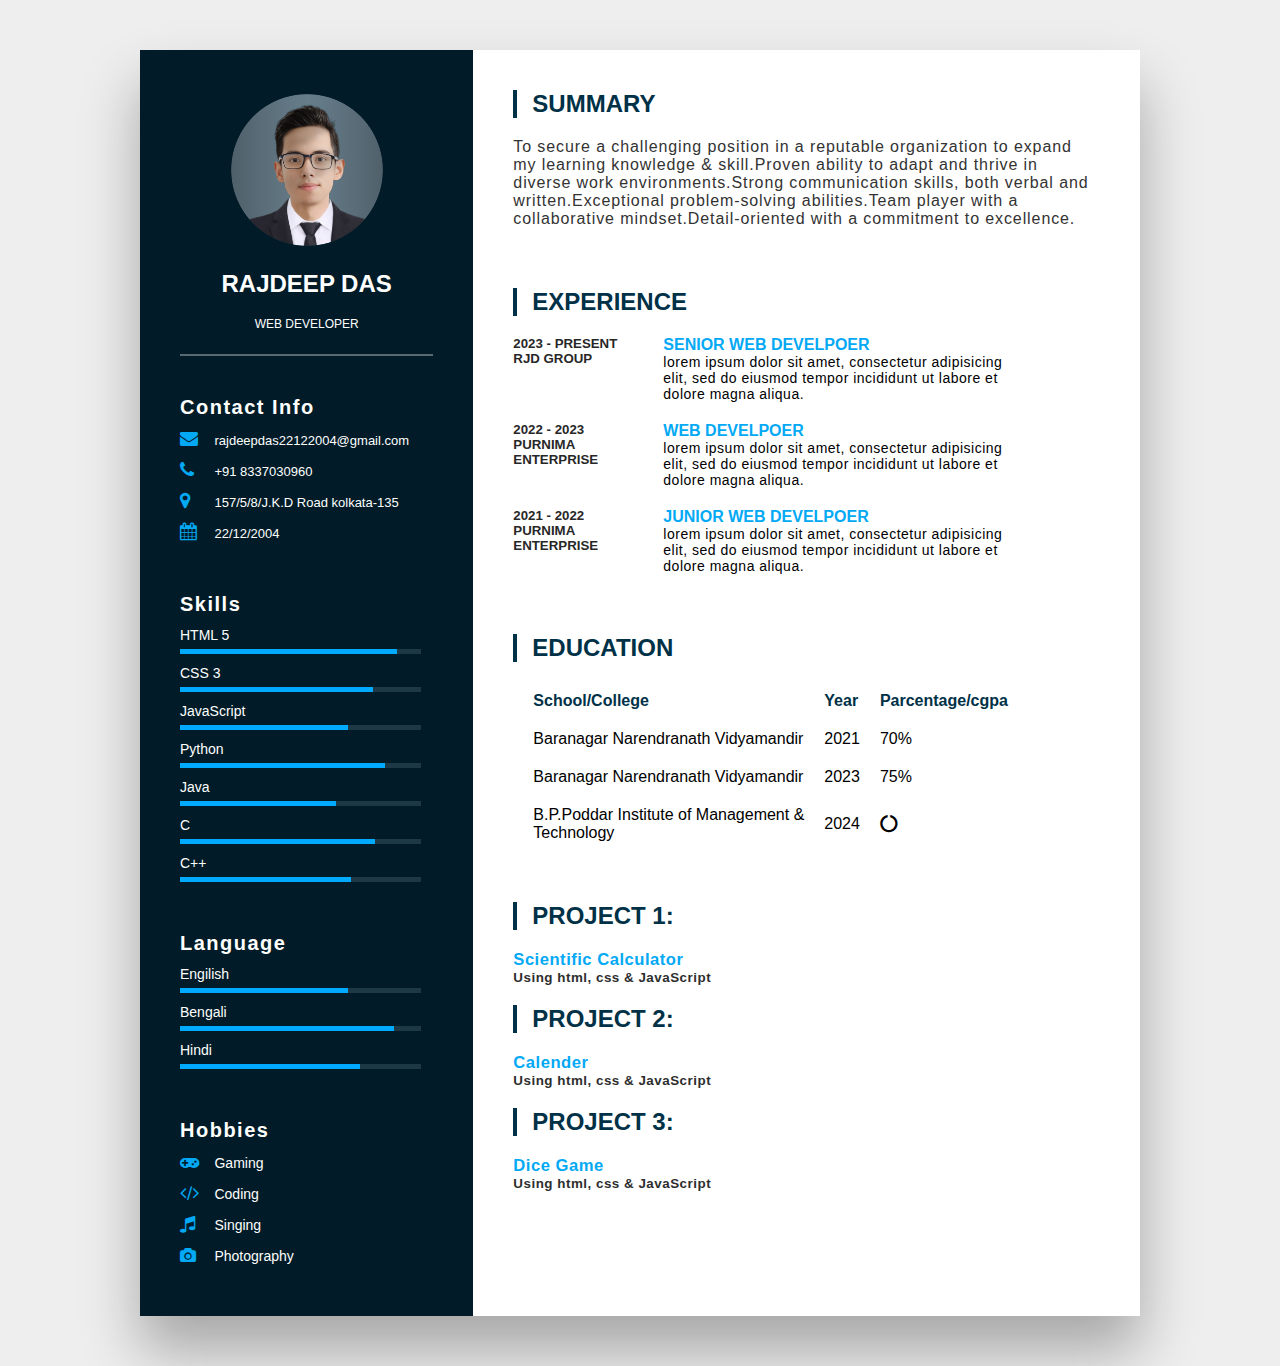
<file: index.html>
<!DOCTYPE html>
<html>

<head>
    <meta charset="UTF-8">
    <meta name="viewport" content="width=device-width, initial-scale=1.0">
    <link rel="stylesheet" href="https://cdnjs.cloudflare.com/ajax/libs/font-awesome/4.7.0/css/font-awesome.min.css">
    <link rel="stylesheet" href="cv2.css">
    <title>CV</title>
</head>

<body>
    <div class="container">
        <div class="left_side">
            <div class="profileText">
                <div class="image">
                    <img src="me.png">
                </div>
                <h2>Rajdeep Das<br></h2>
                <span>Web Developer</span>
            </div>

            <div class="contact">
                <h3 class="title">Contact Info</h3>
                <ul>
                    <li>
                        <a herf="mailto:rajdeepdas2212@gmail.com">
                        <span class="icon"><i class="fa fa-envelope"></i></span>
                        <span class="text">rajdeepdas22122004@gmail.com</span>
                        </a>
                    </li>
                    <li>
                        <span class="icon"><i class="fa fa-phone"></i></span>
                        <span class="text">+91 8337030960</span>
                    </li>
                    <li>
                        <span class="icon"><i class="fa fa-map-marker"></i></span>
                        <span class="text">157/5/8/J.K.D Road kolkata-135</span>
                    </li>
                    <li>
                        <span class="icon"><i class="fa fa-calendar"></i></span>
                        <span class="text">22/12/2004</span>
                    </li>
                </ul>
            </div>

            <div class="skill">
                <h3 class="title">Skills</h3>
                <ul>
                    <li>
                        <div class="text">HTML 5</div>
                        <div class="percent">
                            <div style="width: 90%;"></div>
                        </div>
                    </li>
                    <li>
                        <div class="text">CSS 3</div>
                        <div class="percent">
                            <div style="width: 80%;"></div>
                        </div>
                    </li>
                    <li>
                        <div class="text">JavaScript</div>
                        <div class="percent">
                            <div style="width: 70%;"></div>
                        </div>
                    </li>
                    <li>
                        <div class="text">Python</div>
                        <div class="percent">
                            <div style="width: 85%;"></div>
                        </div>
                    </li>
                    <li>
                        <div class="text">Java</div>
                        <div class="percent">
                            <div style="width: 65%;"></div>
                        </div>
                    </li>
                    <li>
                        <div class="text">C</div>
                        <div class="percent">
                            <div style="width: 81%;"></div>
                        </div>
                    </li>
                    <li>
                        <div class="text">C++</div>
                        <div class="percent">
                            <div style="width: 71%;"></div>
                        </div>
                    </li>
                </ul>
            </div>

            <div class="language">
                <h3 class="title">Language</h3>
                <ul>
                    <li>
                        <div class="text">Engilish</div>
                        <div class="percent">
                            <div style="width: 70%;"></div>
                        </div>
                    </li>
                    <li>
                        <div class="text">Bengali</div>
                        <div class="percent">
                            <div style="width: 89%;"></div>
                        </div>
                    </li>
                    <li>
                        <div class="text">Hindi</div>
                        <div class="percent">
                            <div style="width: 75%;"></div>
                        </div>
                    </li>
                </ul>
            </div>

            <div class="hobbies">
                <h3 class="title">Hobbies</h3>
                <ul>
                    <li>
                        <div class="icon"><i class="fa fa-gamepad"></i></div>
                        <div class="text">Gaming</div>
                    </li>
                    <li>
                        <div class="icon"><i class="fa fa-code"></i></div>
                        <div class="text">Coding</div>
                    </li>
                    <li>
                        <div class="icon"><i class="fa fa-music"></i></div>
                        <div class="text">Singing</div>
                    </li>
                    <li>
                        <div class="icon"><i class="fa fa-camera" style="font-size: 15px;"></i></div>
                        <div class="text">Photography</div>
                    </li>
                </ul>
            </div>
        </div>

        <div class="right_side">

            <div class="Summary">
                <h2>Summary</h2>
                <p>To secure a challenging position in a reputable organization to expand my learning knowledge &
                    skill.Proven ability to adapt and thrive in diverse work environments.Strong communication skills,
                    both verbal and written.Exceptional problem-solving abilities.Team player with a collaborative
                    mindset.Detail-oriented with a commitment to excellence.</p>
            </div>

            <div class="Experience">
                <h2>Experience</h2>
                <div class="box">
                    <div class="year_company">
                        <h5>2023 - Present</h5>
                        <h5>RJD group</h5>
                    </div>
                    <div class="text">
                        <h4>Senior Web Develpoer</h4>
                        <p>Lorem ipsum dolor sit amet, consectetur adipisicing <br> elit, sed do eiusmod tempor incididunt ut
                            labore et <br>dolore magna aliqua.</p>
                    </div>
                </div>

                <div class="box">
                    <div class="year_company">
                        <h5>2022 - 2023</h5>
                        <h5>Purnima <br> Enterprise</h5>
                    </div>
                    <div class="text">
                        <h4>Web Develpoer</h4>
                        <p>Lorem ipsum dolor sit amet, consectetur adipisicing <br> elit, sed do eiusmod tempor incididunt ut
                            labore et <br>dolore magna aliqua.</p>
                    </div>
                </div>
                <div class="box">
                    <div class="year_company">
                        <h5>2021 - 2022</h5>
                        <h5>Purnima <br> Enterprise</h5>
                    </div>
                    <div class="text">
                        <h4>Junior Web Develpoer</h4>
                        <p>Lorem ipsum dolor sit amet, consectetur adipisicing <br> elit, sed do eiusmod tempor incididunt ut
                            labore et <br>dolore magna aliqua.</p>
                    </div>
                </div>   
            </div>

            <div class="Education">
                <h2>Education</h2>
                <table cellspacing="20" cellpadding="15">
                    <tr>
                        <td class="head">School/College</td>
                        <td class="head">Year</td>
                        <td class="head">Parcentage/cgpa</td>
                    </tr>
                    <tr>
                        <td>Baranagar Narendranath Vidyamandir</td>
                        <td>2021</td>
                        <td>70%</td>
                    </tr>
                    <tr>
                        <td>Baranagar Narendranath Vidyamandir</td>
                        <td>2023</td>
                        <td>75%</td>
                    </tr>
                    <tr>
                        <td>B.P.Poddar Institute of Management & <br> Technology</td>
                        <td>2024</td>
                        <td>
                            <i class="fa fa-circle-o-notch fa-spin" style="font-size:18px"></i>
                        </td>
                    </tr>
                </table>            
            </div>

            <div class="Project">
                <h2>Project 1:</h2>
                <div class="sub_Projrct">
                    <a href="calculator.html"><h5>Scientific Calculator</h5></a>
                    <h6>Using html, css & JavaScript</h6>
                </div>
                <h2>Project 2:</h2>
                <div class="sub_Projrct">
                    <a href="May.html"><h5>Calender<h5></h5></a>
                    <h6>Using html, css & JavaScript</h6>
                </div>
                <h2>Project 3:</h2>
                <div class="sub_Projrct">
                    <a href="dise.html"><h5>Dice Game</h5></a>
                    <h6>Using html, css & JavaScript</h6>
                </div>
            </div>  
        </div>

    </div>
</body>
</html>
</file>
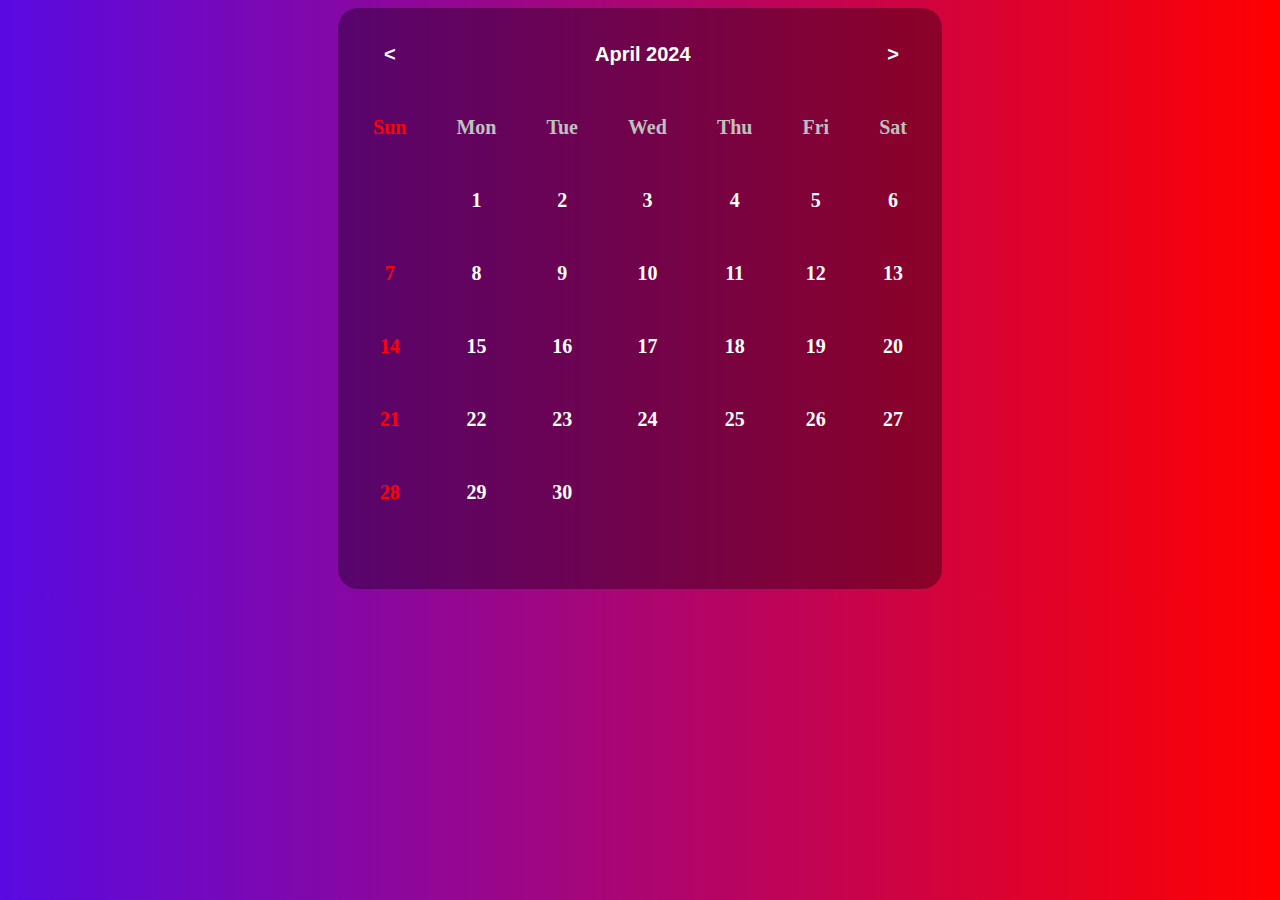
<file: April.html>
<!doctype html>
 <html>
    <head>
        <title>Table</title>
        <style type="text/css">
            body{
                background-image: linear-gradient(to right,rgb(89, 10, 226),rgb(255, 0, 0));
                text-align: center;
                font-size: 20px;
            }
            table{
                background-color: rgba(0, 0, 0, 0.336);
                text-align: center;
                border: #00000000;
                border-radius: 20px;
            }
            th.day{
                color: rgb(192, 192, 192);
            }
            th.month{
                color: rgb(255, 255, 255);
                background-color: rgba(127, 255, 212, 0);
                font-family: sans-serif;
            }
            a{
                text-decoration-line: none;
                color: white;
            }
            td{
                font-weight: bold;
            }
            td.day{
                color: rgb(255, 255, 255);
            }
            td.day:hover{ 
                color: black;
                background-color: #6d6d6d34;
                border: 5px solid #00000000;
                border-radius: 50%;
            }
            td.sun{
                color: rgb(255, 0, 0);
                background-color: rgba(255, 255, 255, 0);
            }
            td.sun:hover{
                color: #000000;
                background-color: #6d6d6d34;
                border: 5px solid #00000000;
                border-radius: 50%;
            }
        </style>
    </head>
    <body bgcolor="black">
    <center>
        <table cellspacing="20" cellpadding="15">
            <tr>
                <th class="month"><a href="March.html"><</a></th>
                <th colspan="5" class="month">April 2024</th>
                <th class="month"><a href="May.html">></a></th>
            </tr>
            <tr>
                <th class="day" style="color: red;">Sun</th>
                <th class="day">Mon</th>
                <th class="day">Tue</th>
                <th class="day">Wed</th>
                <th class="day">Thu</th>
                <th class="day">Fri</th>
                <th class="day">Sat</th>
            </tr>
            <tr>
                <td class=""></td>
                <td class="day">1</td>
                <td class="day">2</td>
                <td class="day">3</td>
                <td class="day">4</td>
                <td class="day">5</td>
                <td class="day">6</td>
            </tr>
            <tr>
                <td class="sun">7</td>
                <td class="day">8</td>
                <td class="day">9</td>
                <td class="day">10</td>
                <td class="day">11</td>
                <td class="day">12</td>
                <td class="day">13</td>
            </tr>
                <td class="sun">14</td>
                <td class="day">15</td>
                <td class="day">16</td>
                <td class="day">17</td>
                <td class="day">18</td>
                <td class="day">19</td>
                <td class="day">20</td>
            <tr>
                <td class="sun">21</td>
                <td class="day">22</td>
                <td class="day">23</td>
                <td class="day">24</td>
                <td class="day">25</td>
                <td class="day">26</td>
                <td class="day">27</td>
            </tr>
            <tr>
                <td class="sun">28</td>
                <td class="day">29</td>
                <td class="day">30</td>
                <td class=""></td>
                <td class=""></td>
                <td class=""></td>
                <td class=""></td>
            </tr>
            <tr>
                <td class=""></td>
                <td class=""></td>
                <td class=""></td>
                <td class=""></td>
                <td class=""></td>
                <td class=""></td>
                <td class=""></td>
            </tr>
        </table>
    </center>
    </body>
</html>
</file>
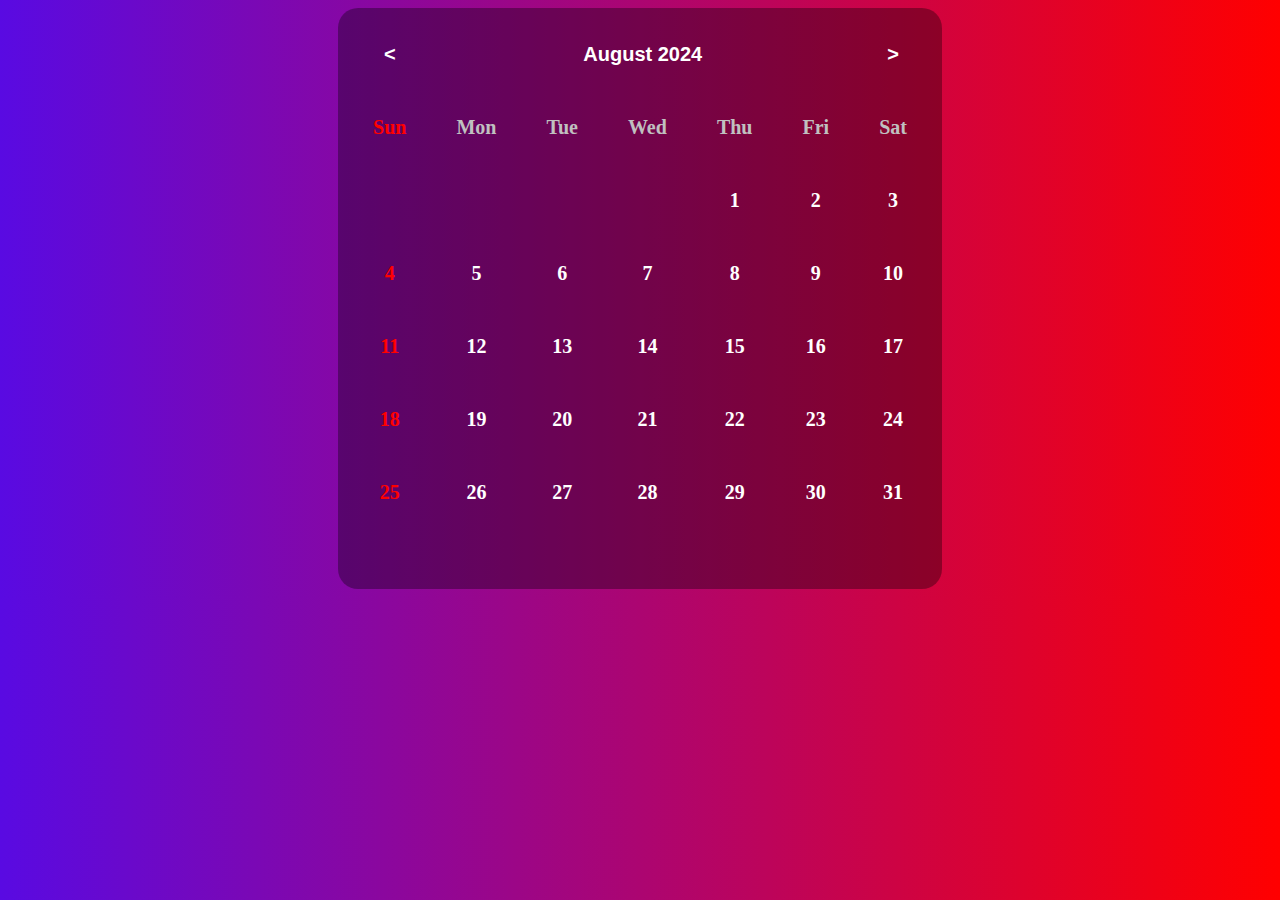
<file: August.html>
<!doctype html>
 <html>
    <head>
        <title>Table</title>
        <style type="text/css">
            body{
                background-image: linear-gradient(to right,rgb(89, 10, 226),rgb(255, 0, 0));
                text-align: center;
                font-size: 20px;
            }
            table{
                background-color: rgba(0, 0, 0, 0.336);
                text-align: center;
                border: #00000000;
                border-radius: 20px;
            }
            th.day{
                color: rgb(192, 192, 192);
            }
            th.month{
                color: rgb(255, 255, 255);
                background-color: rgba(127, 255, 212, 0);
                font-family: sans-serif;
            }
            a{
                text-decoration-line: none;
                color: white;
            }
            td{
                font-weight: bold;
            }
            td.day{
                color: rgb(255, 255, 255);
            }
            td.day:hover{ 
                color: black;
                background-color: #6d6d6d34;
                border: 5px solid #00000000;
                border-radius: 50%;
            }
            td.sun{
                color: rgb(255, 0, 0);
                background-color: rgba(255, 255, 255, 0);
            }
            td.sun:hover{
                color: #000000;
                background-color: #6d6d6d34;
                border: 5px solid #00000000;
                border-radius: 50%;
            }
        </style>
    </head>
    <body bgcolor="black">
    <center>
        <table cellspacing="20" cellpadding="15">
            <tr>
                <th class="month"><a href="July.html"><</a></th>
                <th colspan="5" class="month">August 2024</th>
                <th class="month"><a href="September.html">></a></th>
            </tr>
            <tr>
                <th class="day" style="color: red;">Sun</th>
                <th class="day">Mon</th>
                <th class="day">Tue</th>
                <th class="day">Wed</th>
                <th class="day">Thu</th>
                <th class="day">Fri</th>
                <th class="day">Sat</th>
            </tr>
            <tr>
                <td class=""></td>
                <td class=""></td>
                <td class=""></td>
                <td class=""></td>
                <td class="day">1</td>
                <td class="day">2</td>
                <td class="day">3</td>
            </tr>
            <tr>
                <td class="sun">4</td>
                <td class="day">5</td>
                <td class="day">6</td>
                <td class="day">7</td>
                <td class="day">8</td>
                <td class="day">9</td>
                <td class="day">10</td>
            </tr>
                <td class="sun">11</td>
                <td class="day">12</td>
                <td class="day">13</td>
                <td class="day">14</td>
                <td class="day">15</td>
                <td class="day">16</td>
                <td class="day">17</td>
            <tr>
                <td class="sun">18</td>
                <td class="day">19</td>
                <td class="day">20</td>
                <td class="day">21</td>
                <td class="day">22</td>
                <td class="day">23</td>
                <td class="day">24</td>
            </tr>
            <tr>
                <td class="sun">25</td>
                <td class="day">26</td>
                <td class="day">27</td>
                <td class="day">28</td>
                <td class="day">29</td>
                <td class="day">30</td>
                <td class="day">31</td>
            </tr>
            <tr>
                <td class=""></td>
                <td class=""></td>
                <td class=""></td>
                <td class=""></td>
                <td class=""></td>
                <td class=""></td>
                <td class=""></td>
            </tr>
        </table>
    </center>
    </body>
</html>
</file>
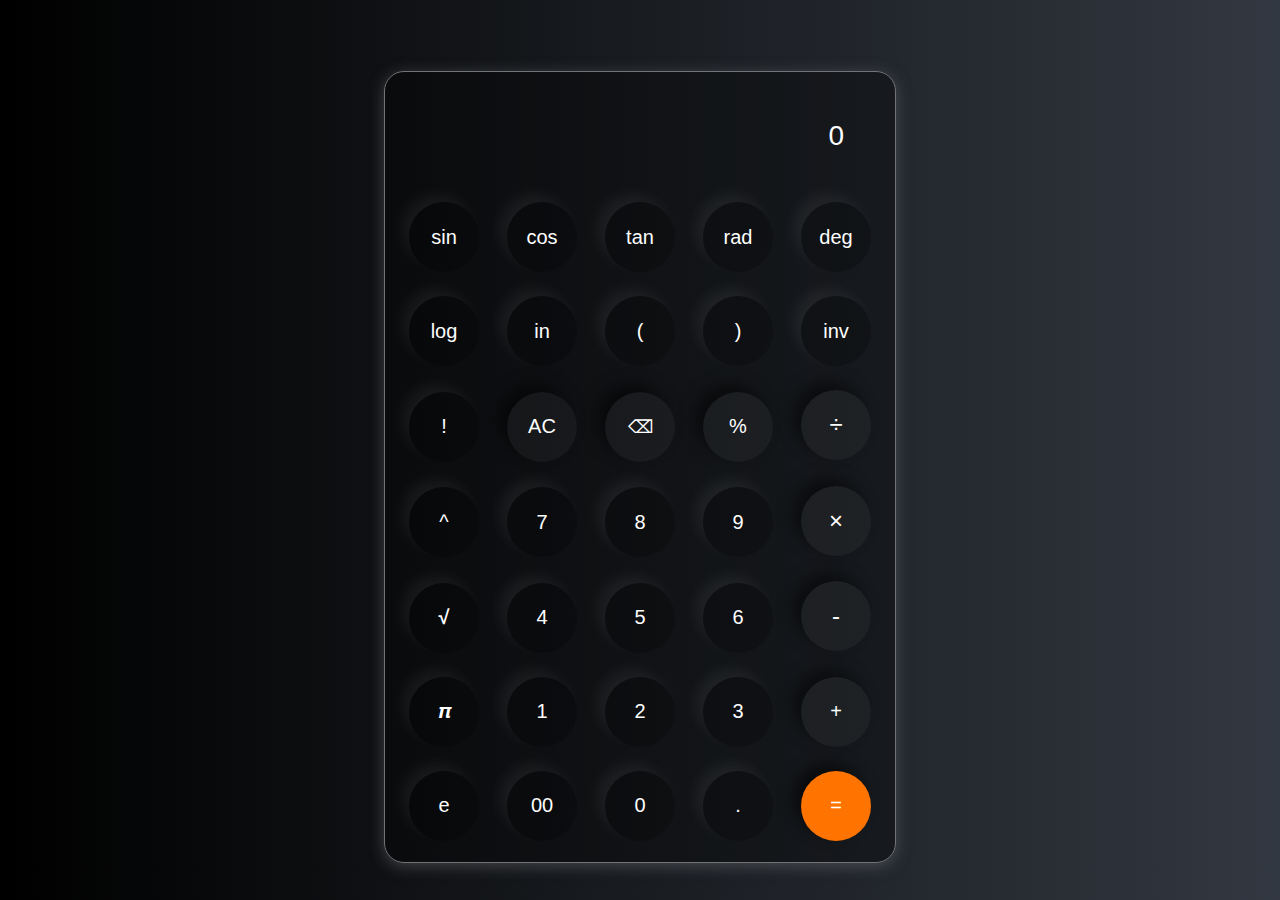
<file: calculator.html>
<!DOCTYPE html>
<html>
    <head>
        <title></title>
        <link rel="stylesheet" type="text/css" href="calculator.css">
    </head>
    <body>
    <center>
        <div class="container">
            <div class="box">
            <div class="">
                <input type="text" name="display"  class="display" id="display" placeholder="0" disabled>
            </div>
            
            <div class="elements">
                <button class="numbers" id="numbers" onclick="sin()">sin</button>
                <button class="numbers" id="numbers" onclick="cos()">cos</button>
                <button class="numbers" id="numbers" onclick="tan()">tan</button>
                <button class="numbers" id="numbers" onclick="'rad'">rad</button>
                <button class="numbers" id="operators" onclick="'deg'">deg</button>
            </div>
            <div class="elements">
                <button class="numbers" id="numbers" onclick="log()">log</button>
                <button class="numbers" id="numbers" onclick="asin()">in</button>
                <button class="numbers" id="numbers" onclick="updateDisplay(' ( ')">(</button>
                <button class="numbers" id="numbers" onclick="updateDisplay(' ) ')">)</button>
                <button class="numbers" id="operators" onclick="'inv'">inv</button>
            </div>
            <div class="elements">
                <button class="numbers" id="numbers" onclick="fact()">!</button>
                <button class="operators" id="operators" onclick="display.value = ''">AC</button>
                <button class="operators" id="operators" onclick="display.value = display.value.toString().slice (0,-1)"><font size="4">&#9003;</font></button>
                <button class="operators" id="operators" onclick="updateDisplay('%')">%</button>
                <button class="operators" id="operators" onclick="updateDisplay('/')"><font size="5">÷</font></button>
            </div>
            <div class="elements">
                <button class="numbers" id="numbers" onclick="pow()">^</button>
                <button class="numbers" id="numbers" onclick="display.value += '7'">7</button>
                <button class="numbers" id="numbers" onclick="display.value += '8'">8</button>
                <button class="numbers" id="numbers" onclick="display.value += '9'">9</button>
                <button class="operators" id="operators" onclick="updateDisplay('*')"><font size="5">×</font></button>
            </div>
            <div class="elements">
                <button class="numbers" id="numbers" onclick="sqrt()"><b>&#8730;</b></button>
                <button class="numbers" id="numbers" onclick="display.value += '4'">4</button>
                <button class="numbers" id="numbers" onclick="display.value += '5'">5</button>
                <button class="numbers" id="numbers" onclick="display.value += '6'">6</button>
                <button class="operators" id="operators" onclick="updateDisplay('-')"><font size="5">-</font></button>
            </div>
            <div class="elements">
                <button class="numbers" id="numbers" onclick="pi()">&#120645;</button>
                <button class="numbers" id="numbers" onclick="display.value += '1'">1</button>
                <button class="numbers" id="numbers" onclick="display.value += '2'">2</button>
                <button class="numbers" id="numbers" onclick="display.value += '3'">3</button>
                <button class="operators" id="operators" onclick="updateDisplay('+')">+</button>
            </div>
            <div class="elements">
                <button class="numbers" id="numbers" onclick="e()">e</button>
                <button class="numbers" id="numbers" onclick="display.value += '00'">00</button>
                <button class="numbers" id="numbers" onclick="display.value += '0'">0</button>
                <button class="numbers" id="numbers" onclick="updateDisplay('.')">.</button>
                <button class="equal" id="equal" onclick="display.value = eval(display.value)">=</button>
            </div>
            </div>
        </div>
        <script src="calculator.js"></script>
    </center>
    </body>
</html>
</file>
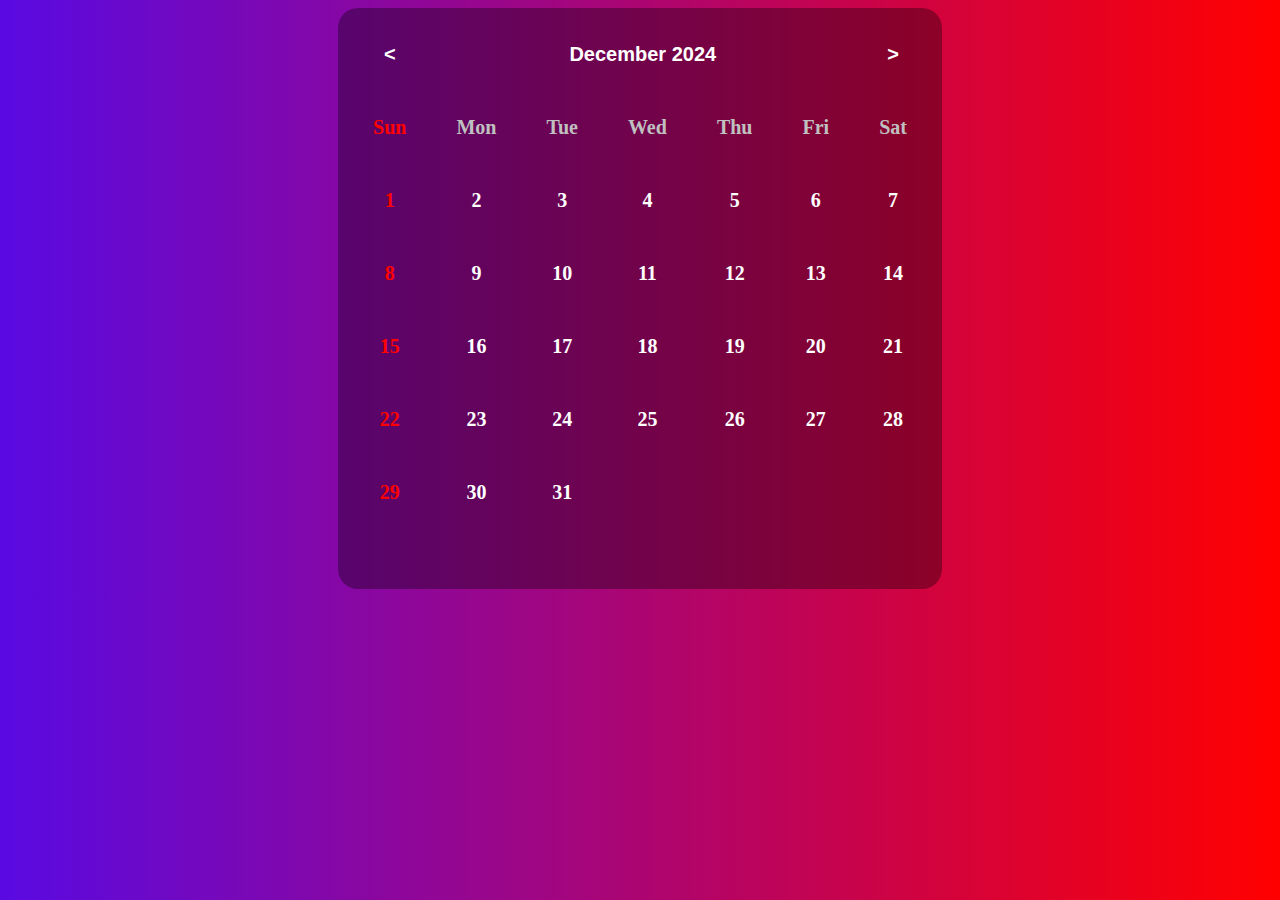
<file: December.html>
<!doctype html>
 <html>
    <head>
        <title>Table</title>
        <style type="text/css">
            body{
                background-image: linear-gradient(to right,rgb(89, 10, 226),rgb(255, 0, 0));
                text-align: center;
                font-size: 20px;
            }
            table{
                background-color: rgba(0, 0, 0, 0.336);
                text-align: center;
                border: #00000000;
                border-radius: 20px;
            }
            th.day{
                color: rgb(192, 192, 192);
            }
            th.month{
                color: rgb(255, 255, 255);
                background-color: rgba(127, 255, 212, 0);
                font-family: sans-serif;
            }
            a{
                text-decoration-line: none;
                color: white;
            }
            td{
                font-weight: bold;
            }
            td.day{
                color: rgb(255, 255, 255);
            }
            td.day:hover{ 
                color: black;
                background-color: #6d6d6d34;
                border: 5px solid #00000000;
                border-radius: 50%;
            }
            td.sun{
                color: rgb(255, 0, 0);
                background-color: rgba(255, 255, 255, 0);
            }
            td.sun:hover{
                color: #000000;
                background-color: #6d6d6d34;
                border: 5px solid #00000000;
                border-radius: 50%;
            }
        </style>
    </head>
    <body bgcolor="black">
    <center>
        <table cellspacing="20" cellpadding="15">
            <tr>
                <th class="month"><a href="October.html"><</a></th>
                <th colspan="5" class="month">December 2024</th>
                <th class="month"><a href="january.html">></a></th>
            </tr>
            <tr>
                <th class="day" style="color: red;">Sun</th>
                <th class="day">Mon</th>
                <th class="day">Tue</th>
                <th class="day">Wed</th>
                <th class="day">Thu</th>
                <th class="day">Fri</th>
                <th class="day">Sat</th>
            </tr>
            <tr>
                <td class="sun">1</td>
                <td class="day">2</td>
                <td class="day">3</td>
                <td class="day">4</td>
                <td class="day">5</td>
                <td class="day">6</td>
                <td class="day">7</td>
            </tr>
            <tr>
                <td class="sun">8</td>
                <td class="day">9</td>
                <td class="day">10</td>
                <td class="day">11</td>
                <td class="day">12</td>
                <td class="day">13</td>
                <td class="day">14</td>
            </tr>
                <td class="sun">15</td>
                <td class="day">16</td>
                <td class="day">17</td>
                <td class="day">18</td>
                <td class="day">19</td>
                <td class="day">20</td>
                <td class="day">21</td>
            <tr>
                <td class="sun">22</td>
                <td class="day">23</td>
                <td class="day">24</td>
                <td class="day">25</td>
                <td class="day">26</td>
                <td class="day">27</td>
                <td class="day">28</td>
            </tr>
            <tr>
                <td class="sun">29</td>
                <td class="day">30</td>
                <td class="day">31</td>
                <td class=""></td>
                <td class=""></td>
                <td class=""></td>
                <td class=""></td>
            </tr>
            <tr>
                <td class=""></td>
                <td class=""></td>
                <td class=""></td>
                <td class=""></td>
                <td class=""></td>
                <td class=""></td>
                <td class=""></td>
            </tr>
        </table>
    </center>
    </body>
</html>
</file>
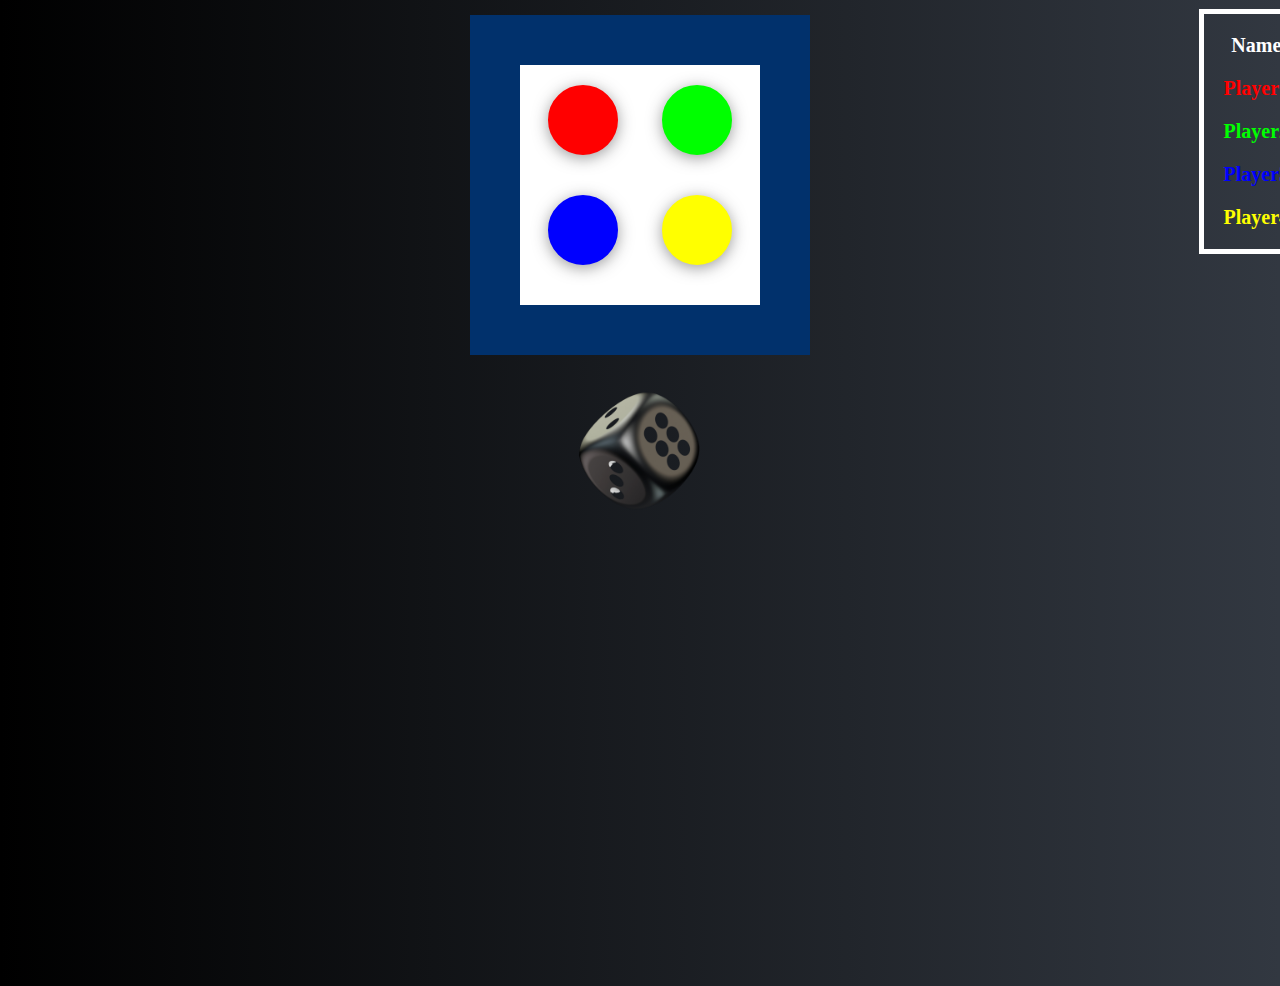
<file: dise.html>
<!DOCTYPE html>
<html>
    <head>
        <style>
            *{
                padding: 0;
            }
            body{
                background-image: linear-gradient(to right, #000000, #323841);
                color: #fff;
                padding-top: 7px;
            }
            div.box{
                width: 240px;
                height: 240px;
                padding-top: 0px;
                background-color: #00000056;
                text-align: center;
                border: 50px solid #01316c; 
                background-color: #ffffff;
                animation: animate 1s linear infinite;
            }
            button{
                width: 70px;
                height: 70px;
                margin: 20px;
                font-size: 20px;
                font-size: 30px;
                font-weight: bold;
                color: #fff;
                border-radius: 100%;
                box-shadow: 0px 3px 15px #38383980; 
            }
            .player1{
                border: 2px solid red;
                background-color: red;
            }
            .player2{
                border: 2px solid #00ff00;
                background-color: #00ff00;
            }
            .player3{
                border: 2px solid blue;
                background-color: blue;
            }
            .player4{
                border: 2px solid yellow;
                background-color: yellow;
            } 
            .dise{
                background-color: transparent;
                border: none;
                box-shadow: none;
                transform: translate(-40px);
            }  
            .winner{
                transform: translate(10px, -30px);
                font-size: 40px;
                font-weight: 600;
                color: #ffffff;
            }
            table{
                text-align: center;
                border: 5px solid #ffffff;
                transform: translate(650px, -520px);
            }
            tr{
                font-size: 20px;
                font-weight: bold;
            }
            .tro{
                font-family: Arial, Helvetica, sans-serif;
                font-weight: bold;
                font-size: 15px;
                color: black;
            }
            .popup{
                width: 370px;
                height: 200px;
                border: 2px solid transparent;
                border-radius: 100px;
                background-color: #00000040;
                backdrop-filter: blur(10px);
                transform: translate(0px, -400px);
            }
            .popup h2{
                color: gold;
                font-size: 40px;
                font-family: 'Times New Roman', Times, serif;
                font-weight: 550;
                transform: translate(0px, -80px);
            }
            div.winner{
                margin-top: -60px;
                font-size: 25px;
                font-style: italic;
                color: #fff;
            }
            .ok{
                width: 220px;
                height: 25px;
                font-family: Arial, Helvetica, sans-serif;
                font-size: 20px;
                font-weight: 600;
                border: none;
                border-radius: 15px;
                background-color: #00ff00;
            }
            .popup{
                visibility: hidden;
            }
            .open-popup{
                visibility: visible;
            }
        </style>
    </head>
    <body>
    <center>
    <div class="box">
        <div class="element">
            <button class="player1" id="player1"></button>
            <button class="player2" id="player2"></button>
        </div>
       <div class="element">
            <button class="player3" id="player3"></button>
            <button class="player4" id="player4"></button>
       </div>
    </div>
    <button onclick="random()" class="dise">
        <img src="lu.jpg" height="150px" width="150px">
    </button>
        <table cellspacing="20" cellpadding="15">
            <tr>
                <th>Name</th>
                <th>Score</th>
            </tr>
            <tr>
                <td style="color: red;">Player1</td>
                <td style="color: red;"><div id="a"></div></td>
            </tr>
            <tr>
                <td style="color: #00ff00;">Player2</td>
                <td style="color: #00ff00;"><div id="b"></div></td>
            </tr>
            <tr>
                <td style="color: blue">Player3</td>
                <td style="color: blue;"><div id="c"></div></td>
            </tr>
            <tr>
                <td style="color: yellow;">Player4</td>
                <td style="color: yellow;"><div id="d"></div></td>
            </tr>
        </table>
        <div class="popup" id="popup">
            <div class="ad">
            <h2>&#9813;<br>winner</h2>
            <div id="winner" class="winner"></div>
            <button class="ok" id="ok" onclick="closepopup()">ok</button>
            </div>
        </div>

        <script>
            function random(){
                
               popup.classList.add("open-popup");

               var a = document.getElementById("player1").innerHTML = Math.floor(Math.random() * 6);
               var b = document.getElementById("player2").innerHTML = Math.floor(Math.random() * 6);
               var c = document.getElementById("player3").innerHTML = Math.floor(Math.random() * 6);
               var d = document.getElementById("player4").innerHTML = Math.floor(Math.random() * 6);

               document.getElementById("a").innerHTML = +a;
               document.getElementById("b").innerHTML = +b;
               document.getElementById("c").innerHTML = +c;
               document.getElementById("d").innerHTML = +d;

               if(a>b && a>c && a>d)
               {
                    document.getElementById("winner").innerHTML = "Player 1";
                    document.getElementById("score").innerHTML = +a;
               }
               else if(b>a && b>c && c>d)
               {
                    document.getElementById("winner").innerHTML = "Player 2";
                    document.getElementById("score").innerHTML = +b;
               }
               else if(c>a && c>b && c>d)
               {
                    document.getElementById("winner").innerHTML = "Player 3";
                    document.getElementById("score").innerHTML = +c;
               }
               else if(d>a && d>b && d>c)
               {
                    document.getElementById("winner").innerHTML = "Player 4";
                    document.getElementById("score").innerHTML = +d;
               }
               else{
                if(a==b)
                {
                    document.getElementById("winner").innerHTML = "Player 1 & player 2";
                }
                else if(a==c)
                {
                    document.getElementById("winner").innerHTML = "Player 1 & player 3";
                }
                else if(a==d)
                {
                    document.getElementById("winner").innerHTML = "Player 1 & player 4";
                }
                else if(b==a)
                {
                    document.getElementById("winner").innerHTML = "Player 2 & player 1";
                }
                else if(b==c)
                {
                    document.getElementById("winner").innerHTML = "Player 2 & player 3";
                }
                else if(b==d)
                {
                    document.getElementById("winner").innerHTML = "Player 2 & player 4";
                }
                else if(c==a)
                {
                    document.getElementById("winner").innerHTML = "Player 3 & player 1";
                }
                else if(c==b)
                {
                    document.getElementById("winner").innerHTML = "Player 3 & player 2";
                }
                else if(c==d)
                {
                    document.getElementById("winner").innerHTML = "Player 3 & player 4";
                }
                else if(d==a)
                {
                    document.getElementById("winner").innerHTML = "Player 1 & player 4";
                }
                else if(d==b)
                {
                    document.getElementById("winner").innerHTML = "Player 1 & player 3";
                }
                else if(d==c)
                {
                    document.getElementById("winner").innerHTML = "Player 1 & player 3";
                }
               }
            }           
            function closepopup(){
                
                popup.classList.remove("open-popup");
            }
        </script>
    </center>
    </body>
</html>
</file>
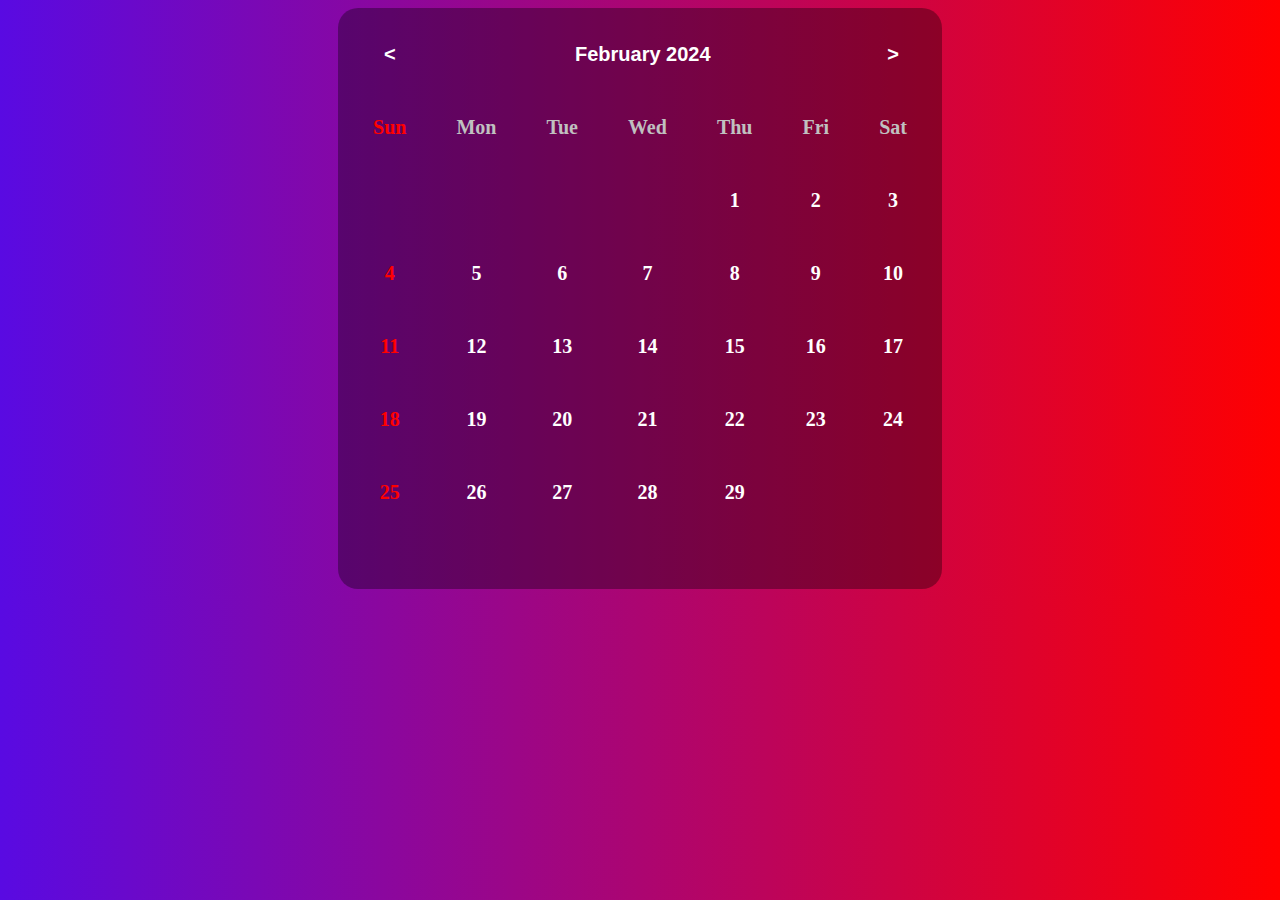
<file: February.html>
<!doctype html>
 <html>
    <head>
        <title>Table</title>
        <style type="text/css">
            body{
                background-image: linear-gradient(to right,rgb(89, 10, 226),rgb(255, 0, 0));
                text-align: center;
                font-size: 20px;
            }
            table{
                background-color: rgba(0, 0, 0, 0.336);
                text-align: center;
                border: #00000000;
                border-radius: 20px;
            }
            th.day{
                color: rgb(192, 192, 192);
            }
            th.month{
                color: rgb(255, 255, 255);
                background-color: rgba(127, 255, 212, 0);
                font-family: sans-serif;
            }
            a{
                text-decoration-line: none;
                color: white;
            }
            td{
                font-weight: bold;
            }
            td.day{
                color: rgb(255, 255, 255);
            }
            td.day:hover{ 
                color: black;
                background-color: #6d6d6d34;
                border: 5px solid #00000000;
                border-radius: 50%;
            }
            td.sun{
                color: rgb(255, 0, 0);
                background-color: rgba(255, 255, 255, 0);
            }
            td.sun:hover{
                color: #000000;
                background-color: #6d6d6d34;
                border: 5px solid #00000000;
                border-radius: 50%;
            }
        </style>
    </head>
    <body bgcolor="black">
    <center>
        <table cellspacing="20" cellpadding="15">
            <tr>
                <th class="month"><a href="January.html"><</a></th>
                <th colspan="5" class="month">February 2024</th>
                <th class="month"><a href="March.html">></a></th>
            </tr>
            <tr>
                <th class="day" style="color: red;">Sun</th>
                <th class="day">Mon</th>
                <th class="day">Tue</th>
                <th class="day">Wed</th>
                <th class="day">Thu</th>
                <th class="day">Fri</th>
                <th class="day">Sat</th>
            </tr>
            <tr>
                <td class=""></td>
                <td class=""></td>
                <td class=""></td>
                <td class=""></td>
                <td class="day">1</td>
                <td class="day">2</td>
                <td class="day">3</td>
            </tr>
            <tr>
                <td class="sun">4</td>
                <td class="day">5</td>
                <td class="day">6</td>
                <td class="day">7</td>
                <td class="day">8</td>
                <td class="day">9</td>
                <td class="day">10</td>
            </tr>
                <td class="sun">11</td>
                <td class="day">12</td>
                <td class="day">13</td>
                <td class="day">14</td>
                <td class="day">15</td>
                <td class="day">16</td>
                <td class="day">17</td>
            <tr>
                <td class="sun">18</td>
                <td class="day">19</td>
                <td class="day">20</td>
                <td class="day">21</td>
                <td class="day">22</td>
                <td class="day">23</td>
                <td class="day">24</td>
            </tr>
            <tr>
                <td class="sun">25</td>
                <td class="day">26</td>
                <td class="day">27</td>
                <td class="day">28</td>
                <td class="day">29</td>
                <td class=""></td>
                <td class=""></td>
            </tr>
            <tr>
                <td class=""></td>
                <td class=""></td>
                <td class=""></td>
                <td class=""></td>
                <td class=""></td>
                <td class=""></td>
                <td class=""></td>
            </tr>
        </table>
    </center>
    </body>
</html>
</file>
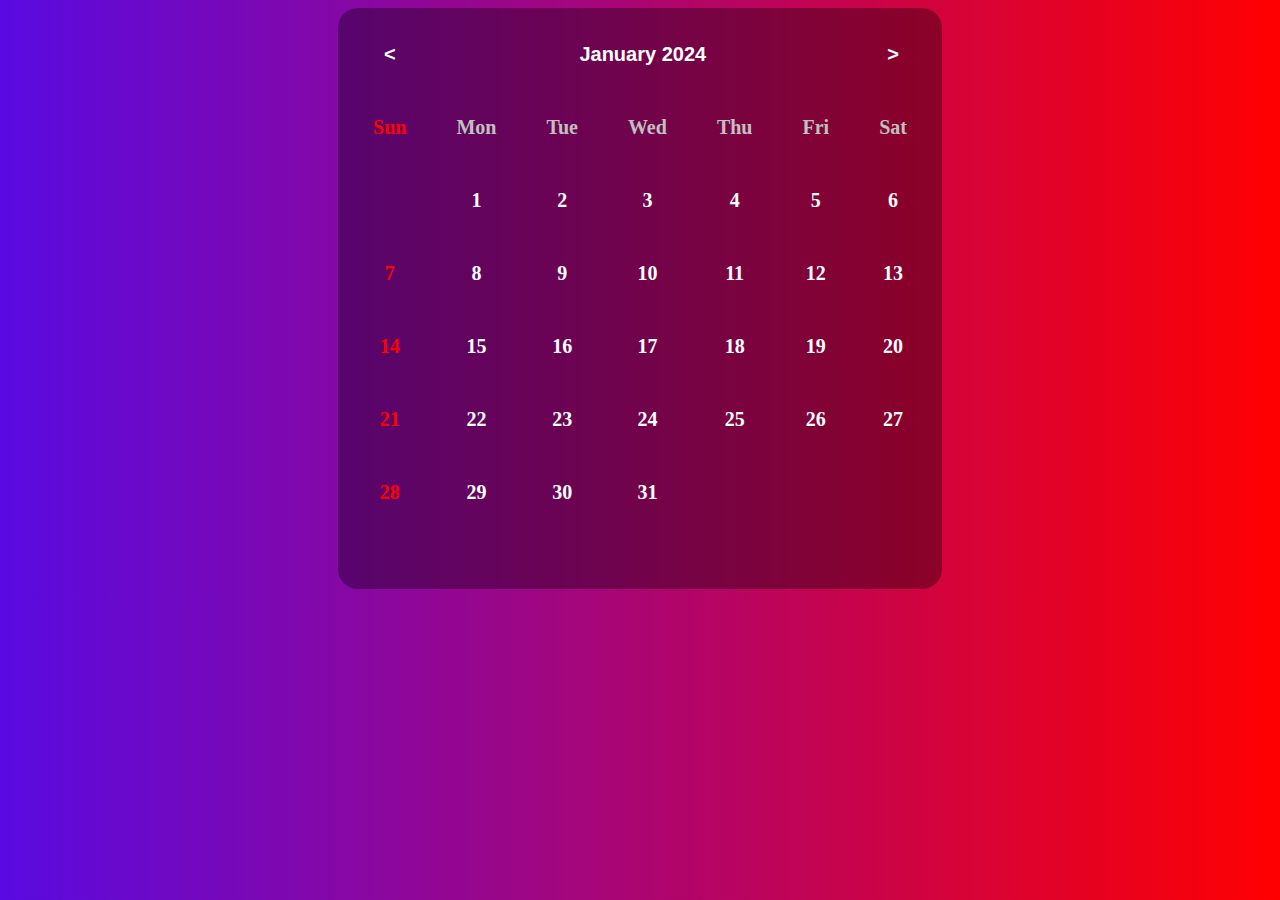
<file: January.html>
<!doctype html>
 <html>
    <head>
        <title>Table</title>
        <style type="text/css">
            body{
                background-image: linear-gradient(to right,rgb(89, 10, 226),rgb(255, 0, 0));
                text-align: center;
                font-size: 20px;
            }
            table{
                background-color: rgba(0, 0, 0, 0.336);
                text-align: center;
                border: #00000000;
                border-radius: 20px;
            }
            th.day{
                color: rgb(192, 192, 192);
            }
            th.month{
                color: rgb(255, 255, 255);
                background-color: rgba(127, 255, 212, 0);
                font-family: sans-serif;
            }
            a{
                text-decoration-line: none;
                color: white;
            }
            td{
                font-weight: bold;
            }
            td.day{
                color: rgb(255, 255, 255);
            }
            td.day:hover{ 
                color: black;
                background-color: #6d6d6d34;
                border: 5px solid #00000000;
                border-radius: 50%;
            }
            td.sun{
                color: rgb(255, 0, 0);
                background-color: rgba(255, 255, 255, 0);
            }
            td.sun:hover{
                color: #000000;
                background-color: #6d6d6d34;
                border: 5px solid #00000000;
                border-radius: 50%;
            }
        </style>
    </head>
    <body bgcolor="black">
    <center>
        <table cellspacing="20" cellpadding="15">
            <tr>
                <th class="month"><a href="December.html"><</a></th>
                <th colspan="5" class="month">January 2024</th>
                <th class="month"><a href="February.html">></a></th>
            </tr>
            <tr>
                <th class="day" style="color: red;">Sun</th>
                <th class="day">Mon</th>
                <th class="day">Tue</th>
                <th class="day">Wed</th>
                <th class="day">Thu</th>
                <th class="day">Fri</th>
                <th class="day">Sat</th>
            </tr>
            <tr>
                <td class=""></td>
                <td class="day">1</td>
                <td class="day">2</td>
                <td class="day">3</td>
                <td class="day">4</td>
                <td class="day">5</td>
                <td class="day">6</td>
            </tr>
            <tr>
                <td class="sun">7</td>
                <td class="day">8</td>
                <td class="day">9</td>
                <td class="day">10</td>
                <td class="day">11</td>
                <td class="day">12</td>
                <td class="day">13</td>
            </tr>
                <td class="sun">14</td>
                <td class="day">15</td>
                <td class="day">16</td>
                <td class="day">17</td>
                <td class="day">18</td>
                <td class="day">19</td>
                <td class="day">20</td>
            <tr>
                <td class="sun">21</td>
                <td class="day">22</td>
                <td class="day">23</td>
                <td class="day">24</td>
                <td class="day">25</td>
                <td class="day">26</td>
                <td class="day">27</td>
            </tr>
            <tr>
                <td class="sun">28</td>
                <td class="day">29</td>
                <td class="day">30</td>
                <td class="day">31</td>
                <td class=""></td>
                <td class=""></td>
                <td class=""></td>
            </tr>
            <tr>
                <td class=""></td>
                <td class=""></td>
                <td class=""></td>
                <td class=""></td>
                <td class=""></td>
                <td class=""></td>
                <td class=""></td>
            </tr>
        </table>
    </center>
    </body>
</html>
</file>
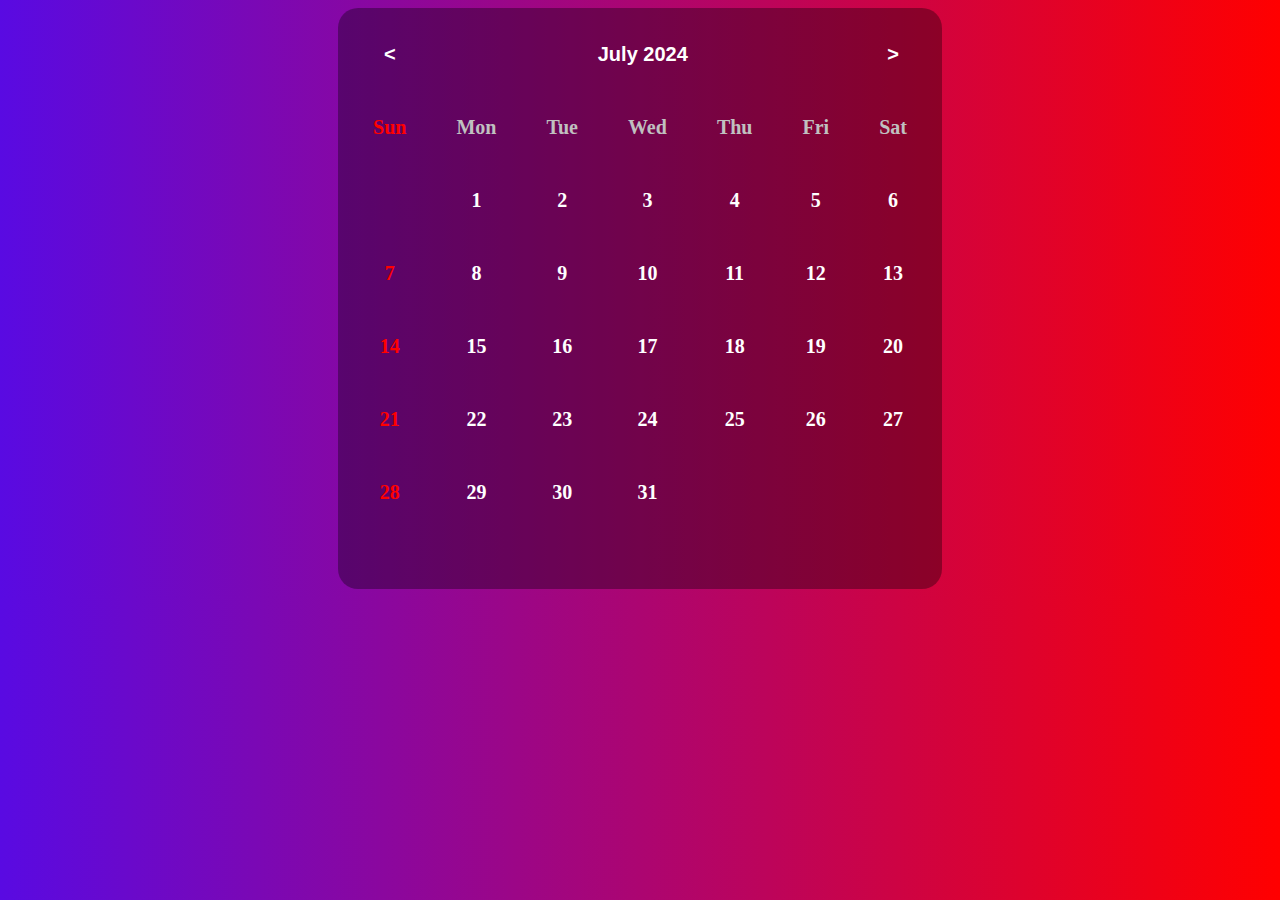
<file: July.html>
<!doctype html>
 <html>
    <head>
        <title>Table</title>
        <style type="text/css">
            body{
                background-image: linear-gradient(to right,rgb(89, 10, 226),rgb(255, 0, 0));
                text-align: center;
                font-size: 20px;
            }
            table{
                background-color: rgba(0, 0, 0, 0.336);
                text-align: center;
                border: #00000000;
                border-radius: 20px;
            }
            th.day{
                color: rgb(192, 192, 192);
            }
            th.month{
                color: rgb(255, 255, 255);
                background-color: rgba(127, 255, 212, 0);
                font-family: sans-serif;
            }
            a{
                text-decoration-line: none;
                color: white;
            }
            td{
                font-weight: bold;
            }
            td.day{
                color: rgb(255, 255, 255);
            }
            td.day:hover{ 
                color: black;
                background-color: #6d6d6d34;
                border: 5px solid #00000000;
                border-radius: 50%;
            }
            td.sun{
                color: rgb(255, 0, 0);
                background-color: rgba(255, 255, 255, 0);
            }
            td.sun:hover{
                color: #000000;
                background-color: #6d6d6d34;
                border: 5px solid #00000000;
                border-radius: 50%;
            }
        </style>
    </head>
    <body bgcolor="black">
    <center>
        <table cellspacing="20" cellpadding="15">
            <tr>
                <th class="month"><a href="June.html"><</a></th>
                <th colspan="5" class="month">July 2024</th>
                <th class="month"><a href="August.html">></a></th>
            </tr>
            <tr>
                <th class="day" style="color: red;">Sun</th>
                <th class="day">Mon</th>
                <th class="day">Tue</th>
                <th class="day">Wed</th>
                <th class="day">Thu</th>
                <th class="day">Fri</th>
                <th class="day">Sat</th>
            </tr>
            <tr>
                <td class=""></td>
                <td class="day">1</td>
                <td class="day">2</td>
                <td class="day">3</td>
                <td class="day">4</td>
                <td class="day">5</td>
                <td class="day">6</td>
            </tr>
            <tr>
                <td class="sun">7</td>
                <td class="day">8</td>
                <td class="day">9</td>
                <td class="day">10</td>
                <td class="day">11</td>
                <td class="day">12</td>
                <td class="day">13</td>
            </tr>
                <td class="sun">14</td>
                <td class="day">15</td>
                <td class="day">16</td>
                <td class="day">17</td>
                <td class="day">18</td>
                <td class="day">19</td>
                <td class="day">20</td>
            <tr>
                <td class="sun">21</td>
                <td class="day">22</td>
                <td class="day">23</td>
                <td class="day">24</td>
                <td class="day">25</td>
                <td class="day">26</td>
                <td class="day">27</td>
            </tr>
            <tr>
                <td class="sun">28</td>
                <td class="day">29</td>
                <td class="day">30</td>
                <td class="day">31</td>
                <td class=""></td>
                <td class=""></td>
                <td class=""></td>
            </tr>
            <tr>
                <td class=""></td>
                <td class=""></td>
                <td class=""></td>
                <td class=""></td>
                <td class=""></td>
                <td class=""></td>
                <td class=""></td>
            </tr>
        </table>
    </center>
    </body>
</html>
</file>
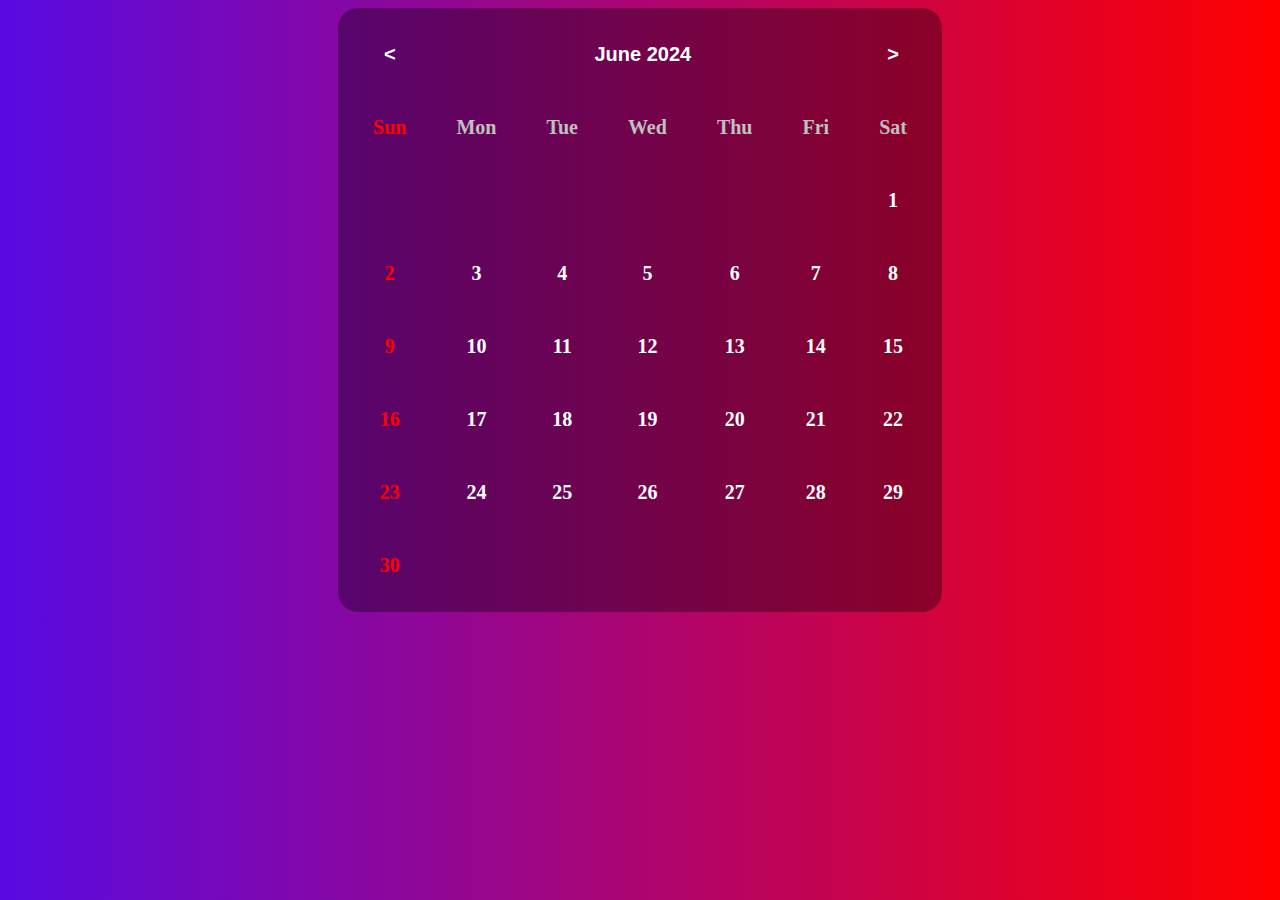
<file: June.html>
<!doctype html>
 <html>
    <head>
        <title>Table</title>
        <style type="text/css">
            body{
                background-image: linear-gradient(to right,rgb(89, 10, 226),rgb(255, 0, 0));
                text-align: center;
                font-size: 20px;
            }
            table{
                background-color: rgba(0, 0, 0, 0.336);
                text-align: center;
                border: #00000000;
                border-radius: 20px;
            }
            th.day{
                color: rgb(192, 192, 192);
            }
            th.month{
                color: rgb(255, 255, 255);
                background-color: rgba(127, 255, 212, 0);
                font-family: sans-serif;
            }
            a{
                text-decoration-line: none;
                color: white;
            }
            td{
                font-weight: bold;
            }
            td.day{
                color: rgb(255, 255, 255);
            }
            td.day:hover{ 
                color: black;
                background-color: #6d6d6d34;
                border: 5px solid #00000000;
                border-radius: 50%;
            }
            td.sun{
                color: rgb(255, 0, 0);
                background-color: rgba(255, 255, 255, 0);
            }
            td.sun:hover{
                color: #000000;
                background-color: #6d6d6d34;
                border: 5px solid #00000000;
                border-radius: 50%;
            }
        </style>
    </head>
    <body bgcolor="black">
    <center>
        <table cellspacing="20" cellpadding="15">
            <tr>
                <th class="month"><a href="may.html"><</a></th>
                <th colspan="5" class="month">June 2024</th>
                <th class="month"><a href="July.html">></a></th>
            </tr>
            <tr>
                <th class="day" style="color: red;">Sun</th>
                <th class="day">Mon</th>
                <th class="day">Tue</th>
                <th class="day">Wed</th>
                <th class="day">Thu</th>
                <th class="day">Fri</th>
                <th class="day">Sat</th>
            </tr>
            <tr>
                <td class=""></td>
                <td class=""></td>
                <td class=""></td>
                <td class=""></td>
                <td class=""></td>
                <td class=""></td>
                <td class="day">1</td>
            </tr>
            <tr>
                <td class="sun">2</td>
                <td class="day">3</td>
                <td class="day">4</td>
                <td class="day">5</td>
                <td class="day">6</td>
                <td class="day">7</td>
                <td class="day">8</td>
            </tr>
                <td class="sun">9</td>
                <td class="day">10</td>
                <td class="day">11</td>
                <td class="day">12</td>
                <td class="day">13</td>
                <td class="day">14</td>
                <td class="day">15</td>
            <tr>
                <td class="sun">16</td>
                <td class="day">17</td>
                <td class="day">18</td>
                <td class="day">19</td>
                <td class="day">20</td>
                <td class="day">21</td>
                <td class="day">22</td>
            </tr>
            <tr>
                <td class="sun">23</td>
                <td class="day">24</td>
                <td class="day">25</td>
                <td class="day">26</td>
                <td class="day">27</td>
                <td class="day">28</td>
                <td class="day">29</td>
            </tr>
            <tr>
                <td class="sun">30</td>
                <td class=""></td>
                <td class=""></td>
                <td class=""></td>
                <td class=""></td>
                <td class=""></td>
                <td class=""></td>
            </tr>
        </table>
    </center>
    </body>
</html>
</file>
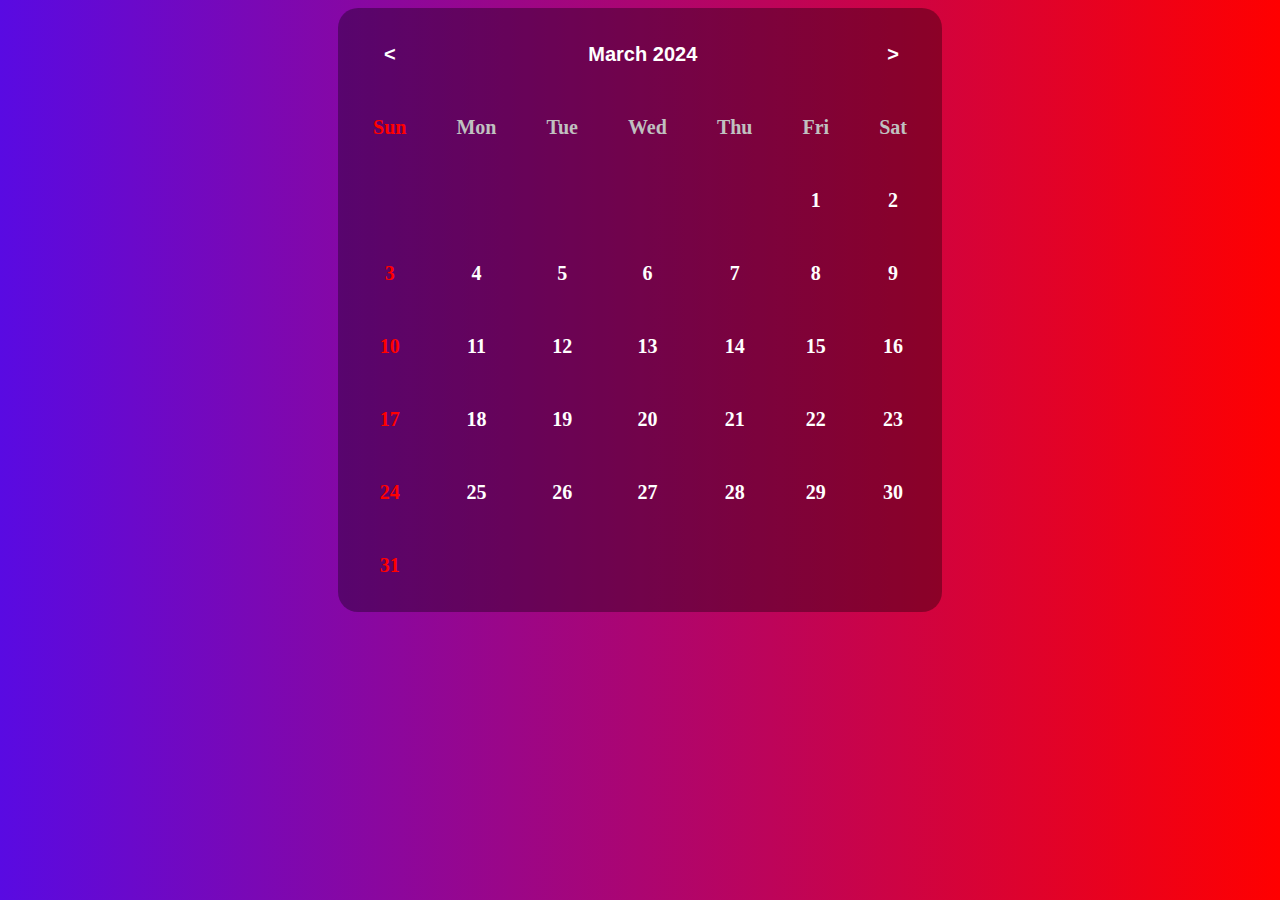
<file: March.html>
<!doctype html>
 <html>
    <head>
        <title>Table</title>
        <style type="text/css">
            body{
                background-image: linear-gradient(to right,rgb(89, 10, 226),rgb(255, 0, 0));
                text-align: center;
                font-size: 20px;
            }
            table{
                background-color: rgba(0, 0, 0, 0.336);
                text-align: center;
                border: #00000000;
                border-radius: 20px;
            }
            th.day{
                color: rgb(192, 192, 192);
            }
            th.month{
                color: rgb(255, 255, 255);
                background-color: rgba(127, 255, 212, 0);
                font-family: sans-serif;
            }
            a{
                text-decoration-line: none;
                color: white;
            }
            td{
                font-weight: bold;
            }
            td.day{
                color: rgb(255, 255, 255);
            }
            td.day:hover{ 
                color: black;
                background-color: #6d6d6d34;
                border: 5px solid #00000000;
                border-radius: 50%;
            }
            td.sun{
                color: rgb(255, 0, 0);
                background-color: rgba(255, 255, 255, 0);
            }
            td.sun:hover{
                color: #000000;
                background-color: #6d6d6d34;
                border: 5px solid #00000000;
                border-radius: 50%;
            }
        </style>
    </head>
    <body bgcolor="black">
    <center>
        <table cellspacing="20" cellpadding="15">
            <tr>
                <th class="month"><a href="February.html"><</a></th>
                <th colspan="5" class="month">March 2024</th>
                <th class="month"><a href="April.html">></a></th>
            </tr>
            <tr>
                <th class="day" style="color: red;">Sun</th>
                <th class="day">Mon</th>
                <th class="day">Tue</th>
                <th class="day">Wed</th>
                <th class="day">Thu</th>
                <th class="day">Fri</th>
                <th class="day">Sat</th>
            </tr>
            <tr>
                <td class=""></td>
                <td class=""></td>
                <td class=""></td>
                <td class=""></td>
                <td class=""></td>
                <td class="day">1</td>
                <td class="day">2</td>
            </tr>
            <tr>
                <td class="sun">3</td>
                <td class="day">4</td>
                <td class="day">5</td>
                <td class="day">6</td>
                <td class="day">7</td>
                <td class="day">8</td>
                <td class="day">9</td>
            </tr>
                <td class="sun">10</td>
                <td class="day">11</td>
                <td class="day">12</td>
                <td class="day">13</td>
                <td class="day">14</td>
                <td class="day">15</td>
                <td class="day">16</td>
            <tr>
                <td class="sun">17</td>
                <td class="day">18</td>
                <td class="day">19</td>
                <td class="day">20</td>
                <td class="day">21</td>
                <td class="day">22</td>
                <td class="day">23</td>
            </tr>
            <tr>
                <td class="sun">24</td>
                <td class="day">25</td>
                <td class="day">26</td>
                <td class="day">27</td>
                <td class="day">28</td>
                <td class="day">29</td>
                <td class="day">30</td>
            </tr>
            <tr>
                <td class="sun">31</td>
                <td class=""></td>
                <td class=""></td>
                <td class=""></td>
                <td class=""></td>
                <td class=""></td>
                <td class=""></td>
            </tr>
        </table>
    </center>
    </body>
</html>
</file>
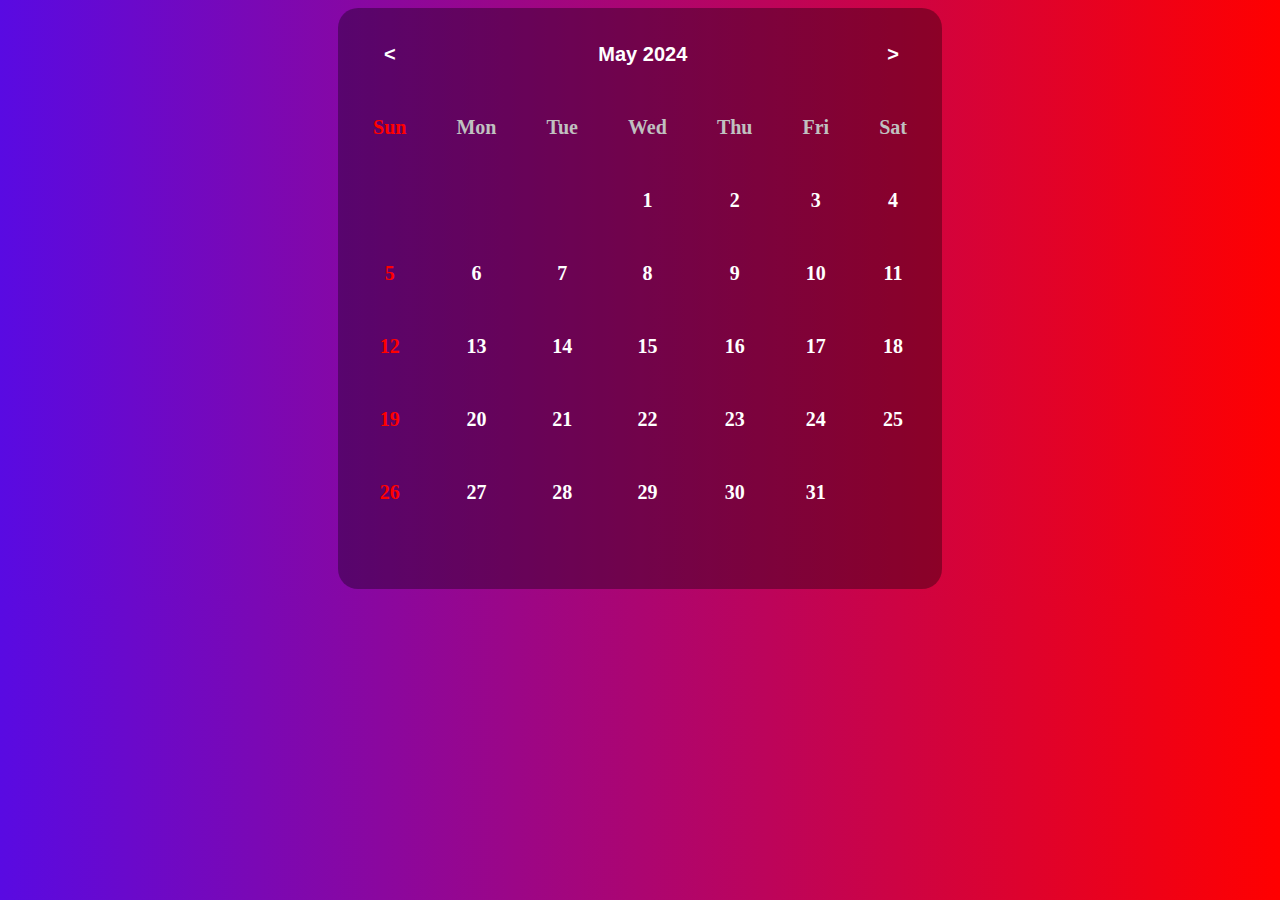
<file: May.html>
<!doctype html>
 <html>
    <head>
        <title>Table</title>
        <style type="text/css">
            body{
                background-image: linear-gradient(to right,rgb(89, 10, 226),rgb(255, 0, 0));
                text-align: center;
                font-size: 20px;
            }
            table{
                background-color: rgba(0, 0, 0, 0.336);
                text-align: center;
                border: #00000000;
                border-radius: 20px;
            }
            th.day{
                color: rgb(192, 192, 192);
            }
            th.month{
                color: rgb(255, 255, 255);
                background-color: rgba(127, 255, 212, 0);
                font-family: sans-serif;
            }
            a{
                text-decoration-line: none;
                color: white;
            }
            td{
                font-weight: bold;
            }
            td.day{
                color: rgb(255, 255, 255);
            }
            td.day:hover{ 
                color: black;
                background-color: #6d6d6d34;
                border: 5px solid #00000000;
                border-radius: 50%;
            }
            td.sun{
                color: rgb(255, 0, 0);
                background-color: rgba(255, 255, 255, 0);
            }
            td.sun:hover{
                color: #000000;
                background-color: #6d6d6d34;
                border: 5px solid #00000000;
                border-radius: 50%;
            }
        </style>
    </head>
    <body bgcolor="black">
    <center>
        <table cellspacing="20" cellpadding="15">
            <tr>
                <th class="month"><a href="April.html"><</a></th>
                <th colspan="5" class="month">May 2024</th>
                <th class="month"><a href="June.html">></a></th>
            </tr>
            <tr>
                <th class="day" style="color: red;">Sun</th>
                <th class="day">Mon</th>
                <th class="day">Tue</th>
                <th class="day">Wed</th>
                <th class="day">Thu</th>
                <th class="day">Fri</th>
                <th class="day">Sat</th>
            </tr>
            <tr>
                <td class=""></td>
                <td class=""></td>
                <td class=""></td>
                <td class="day">1</td>
                <td class="day">2</td>
                <td class="day">3</td>
                <td class="day">4</td>
            </tr>
            <tr>
                <td class="sun">5</td>
                <td class="day">6</td>
                <td class="day">7</td>
                <td class="day">8</td>
                <td class="day">9</td>
                <td class="day">10</td>
                <td class="day">11</td>
            </tr>
                <td class="sun">12</td>
                <td class="day">13</td>
                <td class="day">14</td>
                <td class="day">15</td>
                <td class="day">16</td>
                <td class="day">17</td>
                <td class="day">18</td>
            <tr>
                <td class="sun">19</td>
                <td class="day">20</td>
                <td class="day">21</td>
                <td class="day">22</td>
                <td class="day">23</td>
                <td class="day">24</td>
                <td class="day">25</td>
            </tr>
            <tr>
                <td class="sun">26</td>
                <td class="day">27</td>
                <td class="day">28</td>
                <td class="day">29</td>
                <td class="day">30</td>
                <td class="day">31</td>
                <td class=""></td>
            </tr>
            <tr>
                <td class=""></td>
                <td class=""></td>
                <td class=""></td>
                <td class=""></td>
                <td class=""></td>
                <td class=""></td>
                <td class=""></td>
            </tr>
        </table>
    </center>
    </body>
</html>
</file>
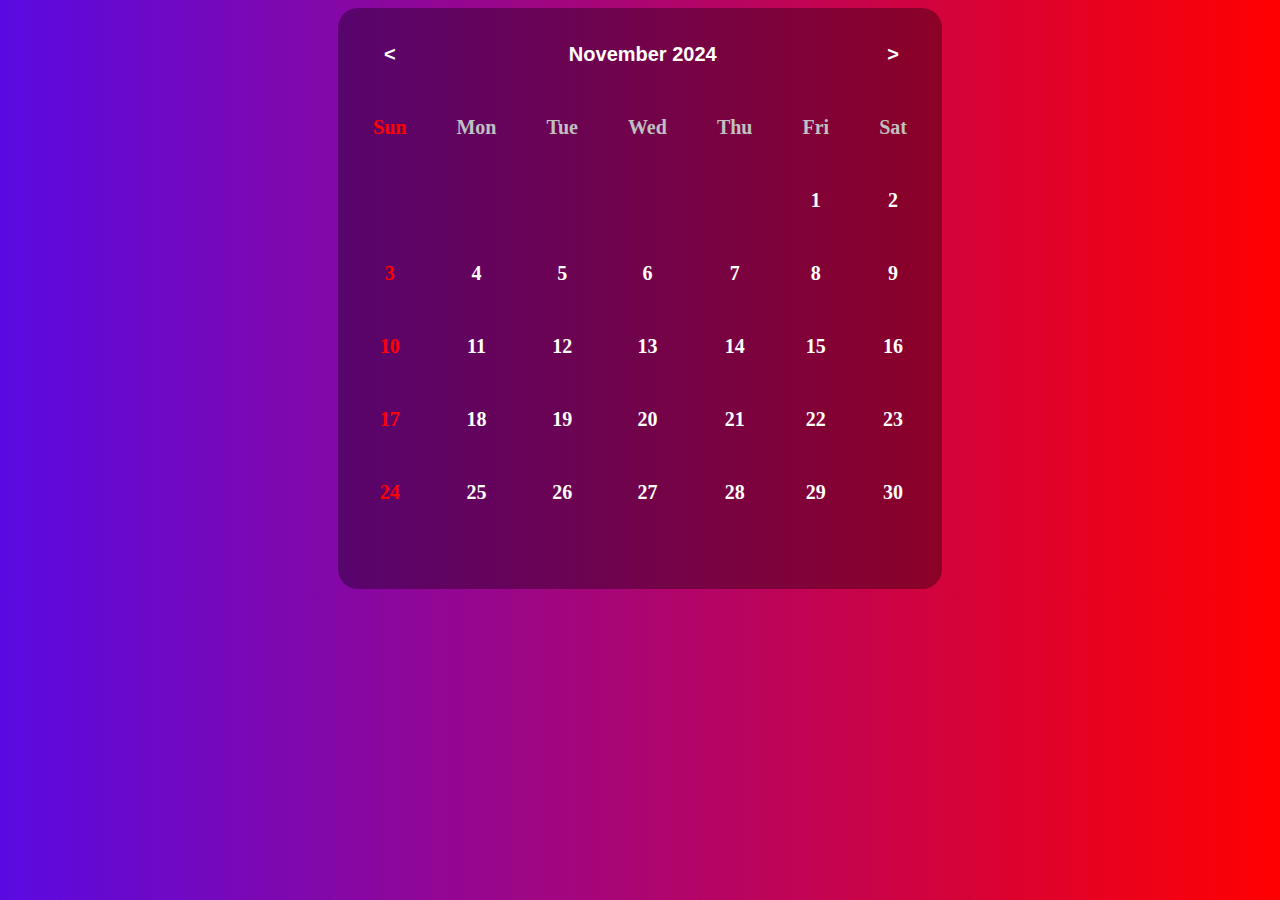
<file: November.html>
<!doctype html>
 <html>
    <head>
        <title>Table</title>
        <style type="text/css">
            body{
                background-image: linear-gradient(to right,rgb(89, 10, 226),rgb(255, 0, 0));
                text-align: center;
                font-size: 20px;
            }
            table{
                background-color: rgba(0, 0, 0, 0.336);
                text-align: center;
                border: #00000000;
                border-radius: 20px;
            }
            th.day{
                color: rgb(192, 192, 192);
            }
            th.month{
                color: rgb(255, 255, 255);
                background-color: rgba(127, 255, 212, 0);
                font-family: sans-serif;
            }
            a{
                text-decoration-line: none;
                color: white;
            }
            td{
                font-weight: bold;
            }
            td.day{
                color: rgb(255, 255, 255);
            }
            td.day:hover{ 
                color: black;
                background-color: #6d6d6d34;
                border: 5px solid #00000000;
                border-radius: 50%;
            }
            td.sun{
                color: rgb(255, 0, 0);
                background-color: rgba(255, 255, 255, 0);
            }
            td.sun:hover{
                color: #000000;
                background-color: #6d6d6d34;
                border: 5px solid #00000000;
                border-radius: 50%;
            }
        </style>
    </head>
    <body bgcolor="black">
    <center>
        <table cellspacing="20" cellpadding="15">
            <tr>
                <th class="month"><a href="October.html"><</a></th>
                <th colspan="5" class="month">November 2024</th>
                <th class="month"><a href="December.html">></a></th>
            </tr>
            <tr>
                <th class="day" style="color: red;">Sun</th>
                <th class="day">Mon</th>
                <th class="day">Tue</th>
                <th class="day">Wed</th>
                <th class="day">Thu</th>
                <th class="day">Fri</th>
                <th class="day">Sat</th>
            </tr>
            <tr>
                <td class=""></td>
                <td class=""></td>
                <td class=""></td>
                <td class=""></td>
                <td class=""></td>
                <td class="day">1</td>
                <td class="day">2</td>
            </tr>
            <tr>
                <td class="sun">3</td>
                <td class="day">4</td>
                <td class="day">5</td>
                <td class="day">6</td>
                <td class="day">7</td>
                <td class="day">8</td>
                <td class="day">9</td>
            </tr>
                <td class="sun">10</td>
                <td class="day">11</td>
                <td class="day">12</td>
                <td class="day">13</td>
                <td class="day">14</td>
                <td class="day">15</td>
                <td class="day">16</td>
            <tr>
                <td class="sun">17</td>
                <td class="day">18</td>
                <td class="day">19</td>
                <td class="day">20</td>
                <td class="day">21</td>
                <td class="day">22</td>
                <td class="day">23</td>
            </tr>
            <tr>
                <td class="sun">24</td>
                <td class="day">25</td>
                <td class="day">26</td>
                <td class="day">27</td>
                <td class="day">28</td>
                <td class="day">29</td>
                <td class="day">30</td>
            </tr>
            <tr>
                <td class=""></td>
                <td class=""></td>
                <td class=""></td>
                <td class=""></td>
                <td class=""></td>
                <td class=""></td>
                <td class=""></td>
            </tr>
        </table>
    </center>
    </body>
</html>
</file>
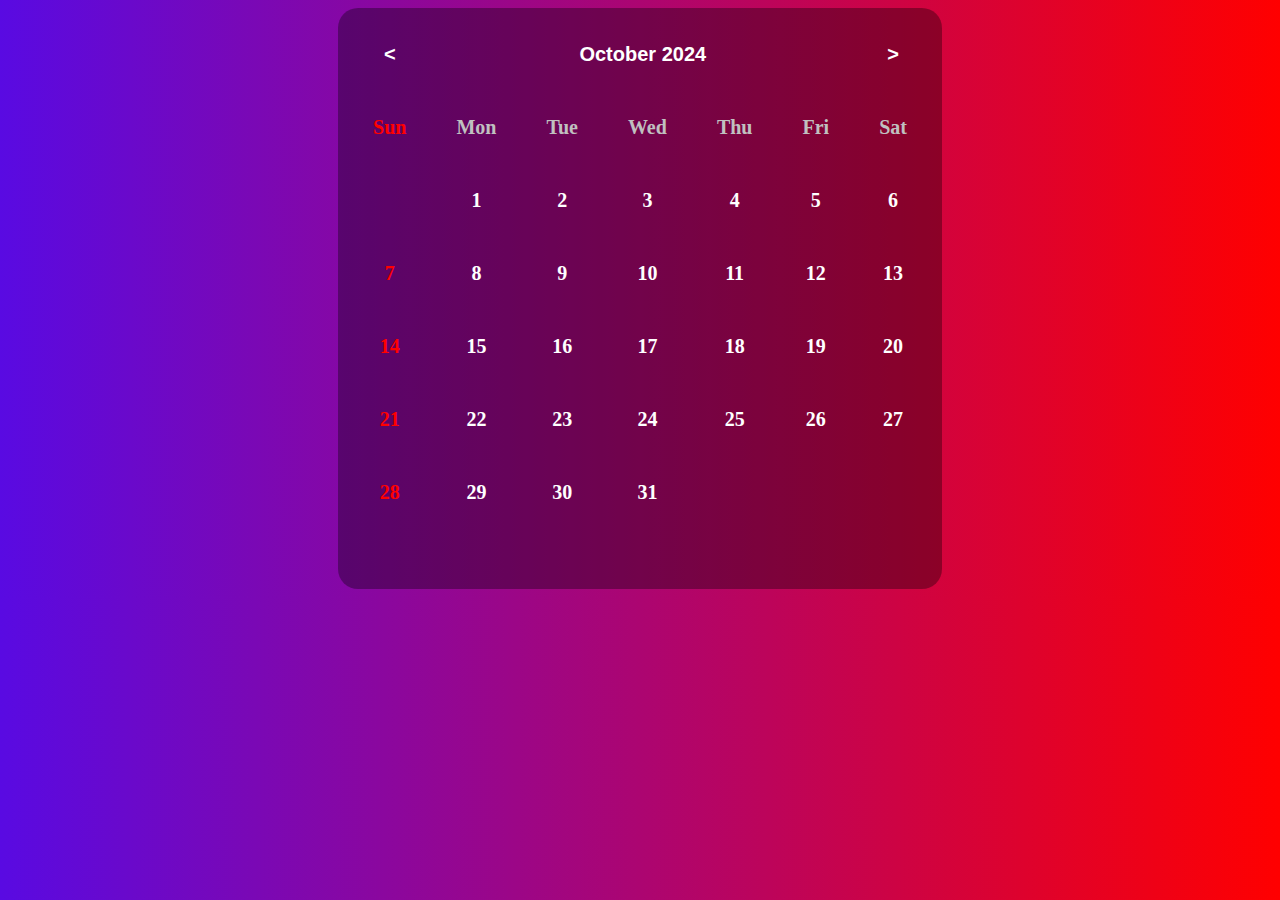
<file: October.html>
<!doctype html>
 <html>
    <head>
        <title>Table</title>
        <style type="text/css">
            body{
                background-image: linear-gradient(to right,rgb(89, 10, 226),rgb(255, 0, 0));
                text-align: center;
                font-size: 20px;
            }
            table{
                background-color: rgba(0, 0, 0, 0.336);
                text-align: center;
                border: #00000000;
                border-radius: 20px;
            }
            th.day{
                color: rgb(192, 192, 192);
            }
            th.month{
                color: rgb(255, 255, 255);
                background-color: rgba(127, 255, 212, 0);
                font-family: sans-serif;
            }
            a{
                text-decoration-line: none;
                color: white;
            }
            td{
                font-weight: bold;
            }
            td.day{
                color: rgb(255, 255, 255);
            }
            td.day:hover{ 
                color: black;
                background-color: #6d6d6d34;
                border: 5px solid #00000000;
                border-radius: 50%;
            }
            td.sun{
                color: rgb(255, 0, 0);
                background-color: rgba(255, 255, 255, 0);
            }
            td.sun:hover{
                color: #000000;
                background-color: #6d6d6d34;
                border: 5px solid #00000000;
                border-radius: 50%;
            }
        </style>
    </head>
    <body bgcolor="black">
    <center>
        <table cellspacing="20" cellpadding="15">
            <tr>
                <th class="month"><a href="September.html"><</a></th>
                <th colspan="5" class="month">October 2024</th>
                <th class="month"><a href="November.html">></a></th>
            </tr>
            <tr>
                <th class="day" style="color: red;">Sun</th>
                <th class="day">Mon</th>
                <th class="day">Tue</th>
                <th class="day">Wed</th>
                <th class="day">Thu</th>
                <th class="day">Fri</th>
                <th class="day">Sat</th>
            </tr>
            <tr>
                <td class=""></td>
                <td class="day">1</td>
                <td class="day">2</td>
                <td class="day">3</td>
                <td class="day">4</td>
                <td class="day">5</td>
                <td class="day">6</td>
            </tr>
            <tr>
                <td class="sun">7</td>
                <td class="day">8</td>
                <td class="day">9</td>
                <td class="day">10</td>
                <td class="day">11</td>
                <td class="day">12</td>
                <td class="day">13</td>
            </tr>
                <td class="sun">14</td>
                <td class="day">15</td>
                <td class="day">16</td>
                <td class="day">17</td>
                <td class="day">18</td>
                <td class="day">19</td>
                <td class="day">20</td>
            <tr>
                <td class="sun">21</td>
                <td class="day">22</td>
                <td class="day">23</td>
                <td class="day">24</td>
                <td class="day">25</td>
                <td class="day">26</td>
                <td class="day">27</td>
            </tr>
            <tr>
                <td class="sun">28</td>
                <td class="day">29</td>
                <td class="day">30</td>
                <td class="day">31</td>
                <td class=""></td>
                <td class=""></td>
                <td class=""></td>
            </tr>
            <tr>
                <td class=""></td>
                <td class=""></td>
                <td class=""></td>
                <td class=""></td>
                <td class=""></td>
                <td class=""></td>
                <td class=""></td>
            </tr>
        </table>
    </center>
    </body>
</html>
</file>
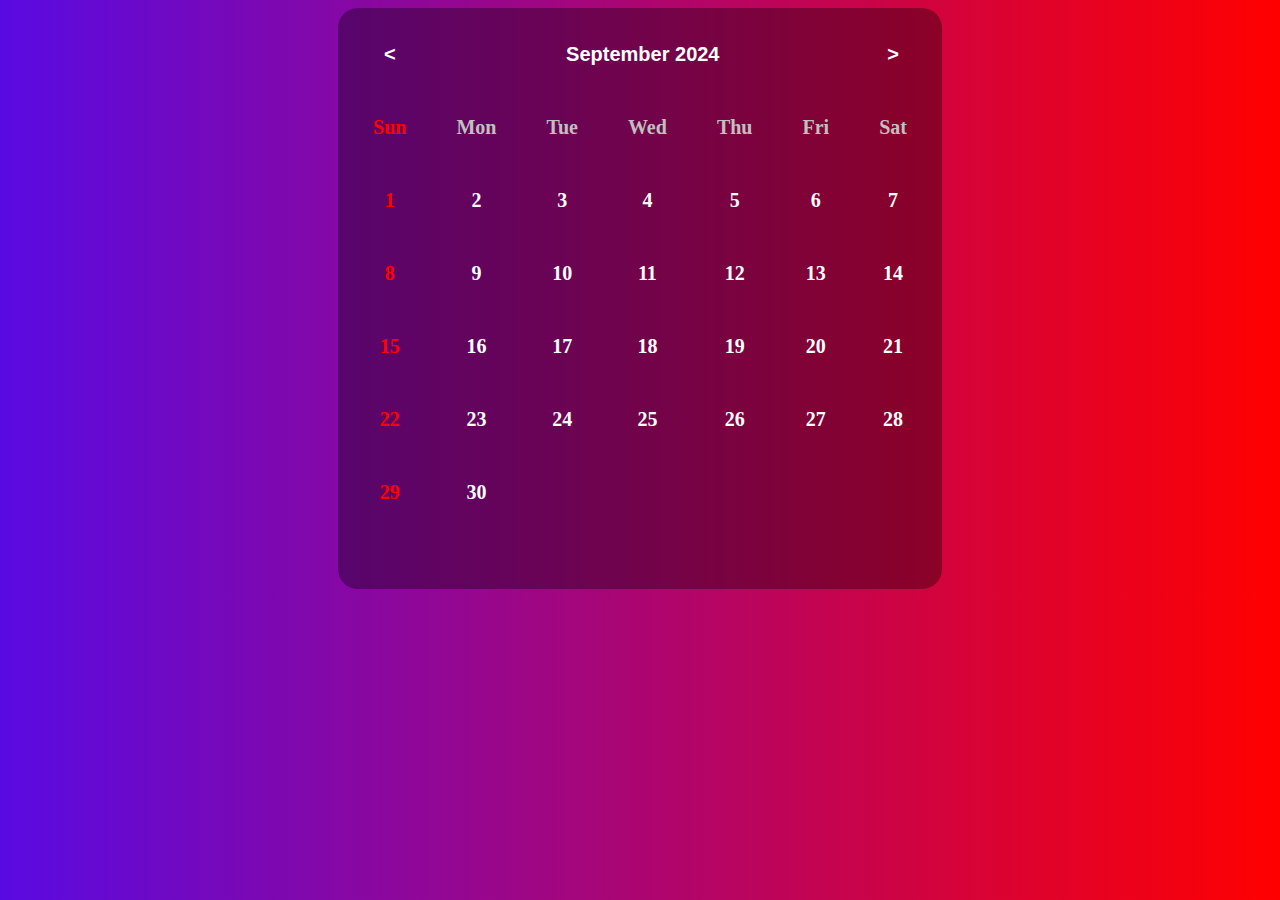
<file: September.html>
<!doctype html>
 <html>
    <head>
        <title>Table</title>
        <style type="text/css">
            body{
                background-image: linear-gradient(to right,rgb(89, 10, 226),rgb(255, 0, 0));
                text-align: center;
                font-size: 20px;
            }
            table{
                background-color: rgba(0, 0, 0, 0.336);
                text-align: center;
                border: #00000000;
                border-radius: 20px;
            }
            th.day{
                color: rgb(192, 192, 192);
            }
            th.month{
                color: rgb(255, 255, 255);
                background-color: rgba(127, 255, 212, 0);
                font-family: sans-serif;
            }
            a{
                text-decoration-line: none;
                color: white;
            }
            td{
                font-weight: bold;
            }
            td.day{
                color: rgb(255, 255, 255);
            }
            td.day:hover{ 
                color: black;
                background-color: #6d6d6d34;
                border: 5px solid #00000000;
                border-radius: 50%;
            }
            td.sun{
                color: rgb(255, 0, 0);
                background-color: rgba(255, 255, 255, 0);
            }
            td.sun:hover{
                color: #000000;
                background-color: #6d6d6d34;
                border: 5px solid #00000000;
                border-radius: 50%;
            }
        </style>
    </head>
    <body bgcolor="black">
    <center>
        <table cellspacing="20" cellpadding="15">
            <tr>
                <th class="month"><a href="August.html"><</a></th>
                <th colspan="5" class="month">September 2024</th>
                <th class="month"><a href="October.html">></a></th>
            </tr>
            <tr>
                <th class="day" style="color: red;">Sun</th>
                <th class="day">Mon</th>
                <th class="day">Tue</th>
                <th class="day">Wed</th>
                <th class="day">Thu</th>
                <th class="day">Fri</th>
                <th class="day">Sat</th>
            </tr>
            <tr>
                <td class="sun">1</td>
                <td class="day">2</td>
                <td class="day">3</td>
                <td class="day">4</td>
                <td class="day">5</td>
                <td class="day">6</td>
                <td class="day">7</td>
            </tr>
            <tr>
                <td class="sun">8</td>
                <td class="day">9</td>
                <td class="day">10</td>
                <td class="day">11</td>
                <td class="day">12</td>
                <td class="day">13</td>
                <td class="day">14</td>
            </tr>
                <td class="sun">15</td>
                <td class="day">16</td>
                <td class="day">17</td>
                <td class="day">18</td>
                <td class="day">19</td>
                <td class="day">20</td>
                <td class="day">21</td>
            <tr>
                <td class="sun">22</td>
                <td class="day">23</td>
                <td class="day">24</td>
                <td class="day">25</td>
                <td class="day">26</td>
                <td class="day">27</td>
                <td class="day">28</td>
            </tr>
            <tr>
                <td class="sun">29</td>
                <td class="day">30</td>
                <td class=""></td>
                <td class=""></td>
                <td class=""></td>
                <td class=""></td>
                <td class=""></td>
            </tr>
            <tr>
                <td class=""></td>
                <td class=""></td>
                <td class=""></td>
                <td class=""></td>
                <td class=""></td>
                <td class=""></td>
                <td class=""></td>
            </tr>
        </table>
    </center>
    </body>
</html>
</file>
<file: cv2.css>
*{
    padding: 0;
    margin: 0;
    box-sizing: border-box;
    font-family: sans-serif;
}
body{
    background-color: #efeeee;
    display: flex;
    justify-content: center;
    align-items: center;
    min-height: 100vh;
}
.container{
    position: relative;
    width: 100%;
    max-width: 1000px;
    min-height: 1000px;
    margin: 50px;
    background-color: #ffffff;
    display: grid;
    grid-template-columns: 1fr 2fr;
    box-shadow: 0px 35px 55px rgba(0, 0, 0, 0.3);
}
.container .left_side{
    position: relative;
    background-color: #011c28;
    padding: 40px;
}
.left_side img{
    width: 160px;
    height: 160px;
    border-radius: 100%;
    border: 4px solid transparent;
}
.left_side .profileText{
    position: relative;
    display: flex;
    flex-direction: column;
    align-items: center;
    padding-bottom: 20px;
    border-bottom: 2px solid rgba(255, 255, 255, 0.34);
}
.left_side .profileText h2{
    color: #ffffff;
    font-size: 1.5em;
    margin-top: 20px;
    text-transform: uppercase;
    text-align: center;
    font-weight: bold;
    line-height: 20px;
}
.left_side .profileText span{
    color: #ffffff;
    font-size: 12px;
    margin-top: 20px;
    text-transform: uppercase;
    text-align: center;
    font-weight: 200;
    line-height: 20px;
}
.left_side .title{
    color: #ffffff;
    font-size: 20px;
    font-weight: 600;
    letter-spacing: 1.5px;
}
.left_side .contact{
    padding-top: 40px;
}
.left_side .contact ul{
    position: relative;
}
.left_side .contact ul li{
    position: relative;
    list-style-type: none;
    margin: 10px 0;
    cursor: pointer;
}
.left_side .contact ul li .icon{
    display: inline-block;
    width: 30px;
    font-size: 18px;
    color: #03a9f4;
}
.left_side .contact ul li .text{
    display: inline-block;
    font-size: 13px;
    color: #fefefe;
}
.left_side .skill{
    padding-top: 40px;
}
.left_side .skill ul li{
    position: relative;
    list-style-type: none;
    margin: 10px 0;
    cursor: pointer;
}
.left_side .skill ul li .text{
    display: inline-block;
    font-size: 14px;
    color: #fefefe;
}
.left_side .skill ul li .percent{
    position: relative;
    display: block;
    width: 95%;
    height: 5px;
    margin-top: 5px;
    background-color: #1e3946;
}
.left_side .skill ul li .percent div{
    height: 100%;
    background-color: #00aaff;
}
.left_side .language{
    padding-top: 40px;
}
.left_side .language ul li{
    position: relative;
    list-style-type: none;
    margin: 10px 0;
    cursor: pointer;
}
.left_side .language ul li .text{
    display: inline-block;
    font-size: 14px;
    color: #fefefe;
}
.left_side .language ul li .percent{
    position: relative;
    display: block;
    width: 95%;
    height: 5px;
    margin-top: 5px;
    background-color: #1e3946;
}
.left_side .language ul li .percent div{
    height: 100%;
    background-color: #00aaff;
}
.left_side .hobbies{
    padding-top: 40px;
}
.left_side .hobbies ul{
    position: relative;
}
.left_side .hobbies ul li{
    position: relative;
    list-style-type: none;
    margin: 10px 0;
    cursor: pointer;
}
.left_side .hobbies ul li .icon{
    display: inline-block;
    width: 30px;
    font-size: 18px;
    color: #03a9f4;
}
.left_side .hobbies ul li .text{
    display: inline-block;
    font-size: 14px;
    font-weight: 500;
    color: #fefefe;
}
.container .right_side{
    position: relative;
    background-color: #ffffff;
    padding: 40px;
}
.right_side .Summary{
    padding-bottom: 20px;
    color: #003147;
    text-transform: uppercase;
}
.right_side h2{
    border-left: 4px solid;
    padding-left: 15px;
}
.right_side .Summary p{
    margin-top: 20px;
    letter-spacing: 0.9px;
    font-family: Arial, Helvetica, sans-serif;
    font-weight: 500;
    color: #333;
    text-transform: none;
}
.right_side .Experience{
    padding-top: 40px;
    color: #003147;
    text-transform: uppercase;
}
.right_side .box{
    display: flex;
    flex-direction: row;
    margin: 20px 0;
    color: #282727;
}
.right_side .box .year_company{
    min-width: 150px;
    min-height: 20px;
}
.right_side .box h4{
    color: #03a9f4;
    font-size: 16px;
}
.right_side .text p{
    letter-spacing: 0.5px;
    font-family: Arial, Helvetica, sans-serif;
    font-size: 14px;
    font-weight: 500;
    color: #000;
    text-transform: lowercase;
}
.right_side .Education{
    padding-top: 40px;
    color: #003147;
    text-transform: uppercase;
}
.right_side .Education .head{
    padding-top: -40px;
    font-weight: bold;
    color: #003147;
    text-transform: none;
}
.right_side table{
    padding-top: 10px;
    text-transform: none;
    color: #000;
}
.right_side table th{
    padding: 10px;
    text-transform: none;
    color: #2a7da2;
}
.right_side .Project{
    padding-top: 40px;
    color: #003147;
    text-transform: uppercase;
}
.right_side .Project .sub_Projrct{
    padding-top: 20px;
    padding-bottom: 20px;
    font-size: 20px;
    letter-spacing: 0.5px;
    color: #03a9f4;
    text-transform: none;
}
.right_side .Project .sub_Projrct a{
    padding-top: 20px;
    padding-bottom: 20px;
    font-size: 20px;
    letter-spacing: 0.5px;
    color: #03a9f4;
    text-transform: none;
    text-decoration-line: none;
}
.right_side .Project .sub_Projrct h6{
    color: #2e2e2e;
    text-transform: none;
}
</file>
<file: calculator.css>
body{
   
    background-image: linear-gradient(to right, #000000, #323841);
    text-align: center;
    justify-content: center;
}
div.container{
    width: 50%;
    height: 500%;
    padding-top: 5%;
    border: none;
}
div.box{
    width: 510px;
    height: 780px;
    padding-top: 10px;
    background-color: rgba(0, 0, 0, 0.336);
    text-align: center;
    border: 1px solid #717377;
    border-radius: 20px;  
    box-shadow: 0px 3px 15px #71737780; 
}
div.box:hover{
    box-shadow: 0px 3px 15px #727272; 
}
button{
    width: 70px;
    height: 70px;
    margin: 12px;
    font-size: 20px;
}
button:hover{
    font-weight: bold;
    background-image: linear-gradient(to left, cyan, blue, magenta, red, magenta, blue, cyan);
    background-size: 400% 400%;
    animation: animate 6s linear infinite;
    -webkit-text-fill-color: transparent;
    -webkit-background-clip: text;
}
@keyframes animate{
    0%{
        background-position: 0% 0%;
    }
    50%{
        background-position: 200% 200%;
    }
    100%{
        background-position: 100% 100%;
    }
}
input.display{
    width: 80%;
    height: 60px;
    padding: 24px;
    border: none;
    font-size: 28px;
    text-align: right;
    color: #ffffff;
    background: transparent; 
}
::placeholder{
    color: #ffffff;
}
button.numbers{
    color: #ffffff;
    background-color: #00000034;
    border: 5px solid #00000000;
    border-radius: 100%;
    box-shadow: -8px -8px 15px #ffffff0f;
}
button.numbers:hover{
    font-size: 20px;
    color: #ffffff;
    background-color: #00000034;
    border: 5px solid #00000000;
    border-radius: 85%;
    box-shadow: -8px -8px 15px #ffffff40;
}
button.operators{
    color: #ffffff;
    background-color: #ffffff0a;
    border: 5px solid #00000000;
    border-radius: 100%;
    box-shadow: -8px -8px 15px #00000080;
}
button.operators:hover{
    color: #ffffff;
    background-color: #ffffff0a;
    border: 5px solid #00000000;
    border-radius: 85%;
    box-shadow: -8px -8px 15px #000000d8;
}
button.equal{
    color: #ffffff;
    background-color: #ff7300;
    border: none;
    border-radius: 100%;
    box-shadow: -8px -8px 15px #00000094;
}
button.equal:hover{
    color: #fff;
    background-color: #ff7300;
    border: none;
    border-radius: 85%;
    box-shadow: -8px -8px 15px #000000e8;
}
</file>
